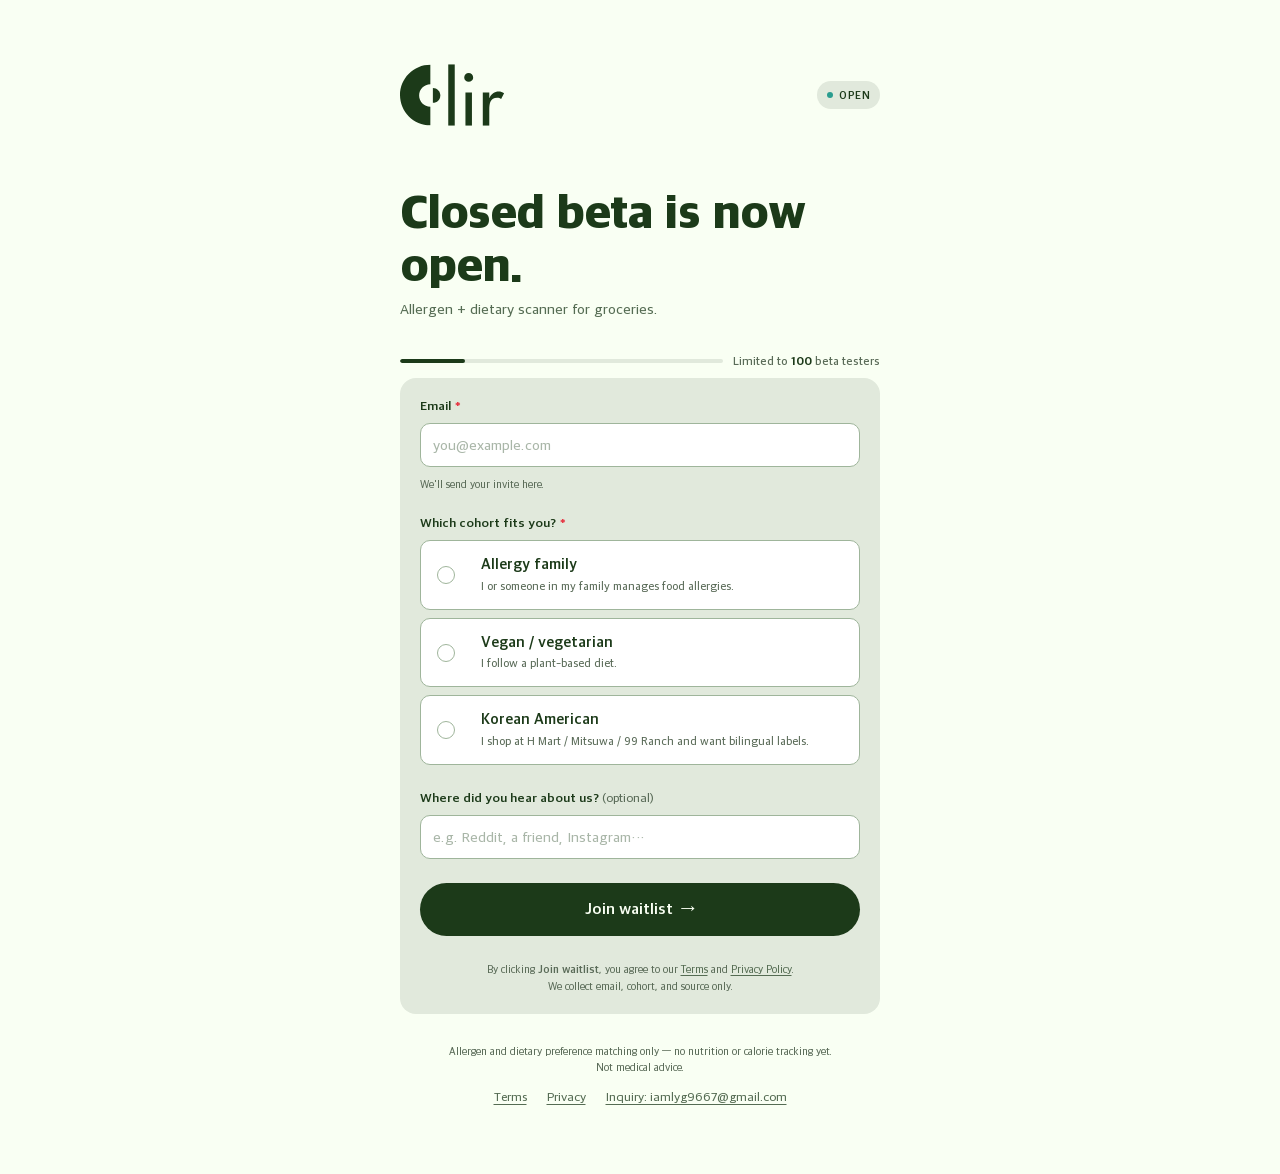
<file: index.html>
<!DOCTYPE html>
<html lang="en">
<head>
  <meta charset="UTF-8">
  <meta name="viewport" content="width=device-width, initial-scale=1">
  <title>CLIR — Closed Beta Waitlist</title>
  <meta name="description" content="Join the CLIR closed beta. Instant allergen + dietary preference scanner for groceries — built for families.">
  <meta name="robots" content="noindex, nofollow">
  <link rel="canonical" href="https://waitlist-landing-nu.vercel.app/">

  <meta property="og:type" content="website">
  <meta property="og:title" content="CLIR — Closed Beta Waitlist">
  <meta property="og:description" content="Allergen + dietary preference scanner for groceries.">
  <meta property="og:image" content="https://waitlist-landing-nu.vercel.app/og-image.png">
  <meta property="og:url" content="https://waitlist-landing-nu.vercel.app/">

  <meta name="twitter:card" content="summary_large_image">
  <meta name="twitter:title" content="CLIR — Closed Beta Waitlist">
  <meta name="twitter:description" content="Allergen + dietary preference scanner for groceries.">
  <meta name="twitter:image" content="https://waitlist-landing-nu.vercel.app/og-image.png">

  <link rel="icon" href="/favicon.png">
  <link rel="stylesheet" href="/styles.css">
</head>
<body>
  <main class="page">
    <div class="container">

      <!-- ── Logo ── -->
      <header class="header">
        <a href="/" aria-label="CLIR home" class="logo-link">
          <svg class="logo-svg" viewBox="0 0 29 17" fill="none" xmlns="http://www.w3.org/2000/svg" aria-hidden="true" focusable="false">
            <g clip-path="url(#clip0_logo_h)">
              <path d="M0 8.50125C0 13.1191 3.75857 16.8734 8.38169 16.8734V11.7163C6.67288 11.7163 5.28473 10.3298 5.28473 8.62288C5.28473 6.91601 6.67288 5.52942 8.38169 5.52942V0.125C3.75857 0.125 0 3.88337 0 8.50125Z" fill="#1C3A19"/>
              <path d="M9.08789 6.57925V6.84278V10.3984V10.662C10.2163 10.662 11.1336 9.74568 11.1336 8.61858C11.1336 7.49147 10.2163 6.5752 9.08789 6.5752V6.57925Z" fill="#1C3A19"/>
              <path d="M15.1202 0V16.9998H13.3262V0H15.1202Z" fill="#1C3A19"/>
              <path d="M18.0925 2.77295C18.332 2.52969 18.6243 2.41211 18.9693 2.41211C19.3143 2.41211 19.6065 2.53374 19.846 2.77295C20.0855 3.01621 20.2032 3.30406 20.2032 3.64463C20.2032 3.98519 20.0855 4.25278 19.846 4.48793C19.6065 4.72308 19.3143 4.84065 18.9693 4.84065C18.6243 4.84065 18.332 4.72308 18.0925 4.48793C17.8531 4.25278 17.7354 3.97303 17.7354 3.64463C17.7354 3.31623 17.8531 3.01621 18.0925 2.77295ZM19.8704 7.83275V16.9996H18.0763V7.83275H19.8704Z" fill="#1C3A19"/>
              <path d="M24.6593 7.83331V9.32125H24.7202C24.9475 8.77392 25.2803 8.3401 25.7268 8.02792C26.1733 7.71574 26.6888 7.55762 27.2732 7.55762C27.7806 7.55762 28.2717 7.70763 28.7507 8.00765L27.9308 9.61316C27.6385 9.36585 27.2732 9.24017 26.8349 9.24017C26.3681 9.24017 25.9825 9.33341 25.6781 9.52397C25.3737 9.71452 25.1504 9.98211 25.0084 10.3267C24.8703 10.6713 24.777 11.0119 24.7283 11.3444C24.6796 11.6768 24.6593 12.0579 24.6593 12.4917V16.9961H22.8652V7.82926H24.6593V7.83331Z" fill="#1C3A19"/>
            </g>
            <defs>
              <clipPath id="clip0_logo_h">
                <rect width="28.79" height="16.9998" fill="white"/>
              </clipPath>
            </defs>
          </svg>
        </a>
        <span class="beta-badge" aria-hidden="true">open</span>
      </header>

      <!-- ── Form section ── -->
      <section id="form-section">
        <h1 class="headline" id="form-title">Closed beta is now open.</h1>
        <p class="subhead">Allergen + dietary scanner for groceries.</p>

        <div class="spots" aria-hidden="true">
          <span class="spots-bar"><span class="spots-fill"></span></span>
          <span class="spots-num">Limited to <strong>100</strong> beta testers</span>
        </div>

        <div id="f-form-err" class="form-banner-error" role="alert" hidden>
          <svg width="18" height="18" viewBox="0 0 20 20" fill="none" aria-hidden="true" style="flex-shrink:0;margin-top:1px">
            <circle cx="10" cy="10" r="9" stroke="#E63946" stroke-width="1.5"/>
            <path d="M10 5.5v5M10 13.2v.8" stroke="#E63946" stroke-width="1.8" stroke-linecap="round"/>
          </svg>
          <span id="f-form-err-text"></span>
        </div>

        <form id="waitlist-form" class="form-card" novalidate aria-labelledby="form-title">

          <!-- Email -->
          <div class="field-group">
            <label class="field-label" for="f-email">
              Email <span class="req" aria-hidden="true">*</span>
            </label>
            <input
              id="f-email"
              name="email"
              type="email"
              class="input"
              required
              aria-required="true"
              aria-invalid="false"
              aria-describedby="f-email-hint f-email-err"
              autocomplete="email"
              maxlength="254"
              placeholder="you@example.com"
            >
            <p id="f-email-hint" class="field-hint">We'll send your invite here.</p>
            <p id="f-email-err" class="field-error" role="alert" hidden></p>
          </div>

          <!-- Cohort -->
          <div class="field-group">
            <fieldset class="cohort-fieldset">
              <legend class="field-label">
                Which cohort fits you? <span class="req" aria-hidden="true">*</span>
              </legend>
              <div class="radio-group">

                <label class="radio-card" data-selected="false">
                  <input type="checkbox" name="cohort" value="us-allergy">
                  <div class="radio-content">
                    <span class="radio-title">Allergy family</span>
                    <span class="radio-desc">I or someone in my family manages food allergies.</span>
                  </div>
                </label>

                <label class="radio-card" data-selected="false">
                  <input type="checkbox" name="cohort" value="us-veg">
                  <div class="radio-content">
                    <span class="radio-title">Vegan / vegetarian</span>
                    <span class="radio-desc">I follow a plant-based diet.</span>
                  </div>
                </label>

                <label class="radio-card" data-selected="false">
                  <input type="checkbox" name="cohort" value="us-ka">
                  <div class="radio-content">
                    <span class="radio-title">Korean American</span>
                    <span class="radio-desc">I shop at H Mart / Mitsuwa / 99 Ranch and want bilingual labels.</span>
                  </div>
                </label>

              </div>
              <p id="f-cohort-err" class="field-error" role="alert" hidden></p>
            </fieldset>
          </div>

          <!-- Source (optional) -->
          <div class="field-group">
            <label class="field-label" for="f-source">
              Where did you hear about us?
              <span class="optional">(optional)</span>
            </label>
            <input
              id="f-source"
              name="source"
              type="text"
              class="input"
              autocomplete="off"
              maxlength="64"
              placeholder="e.g. Reddit, a friend, Instagram…"
            >
            <p id="f-source-err" class="field-error" role="alert" hidden></p>
          </div>

          <button type="submit" id="submit-btn" class="btn-primary">
            <span id="submit-label">Join waitlist</span>
            <span class="btn-arrow" aria-hidden="true">→</span>
          </button>

          <p class="consent">
            By clicking <strong>Join waitlist</strong>, you agree to our
            <a href="/terms" class="consent-link">Terms</a> and
            <a href="/privacy" class="consent-link">Privacy Policy</a>.
            <br>We collect email, cohort, and source only.
          </p>

        </form>
      </section>

      <!-- ── Success section ── -->
      <section id="success-section" hidden role="status" aria-live="polite" aria-atomic="true">
        <div class="success-card">
          <div class="success-icon" aria-hidden="true">
            <svg viewBox="0 0 48 48" fill="none" xmlns="http://www.w3.org/2000/svg">
              <circle cx="24" cy="24" r="24" fill="#2A9D8F"/>
              <path d="M14 24.5L20.5 31L34 17" stroke="white" stroke-width="3" stroke-linecap="round" stroke-linejoin="round"/>
            </svg>
          </div>
          <h2 id="success-title" class="success-title">You're on the list.</h2>
          <p id="success-subtitle" class="success-subtitle">We'll send your invite to your email within a few days.</p>
          <p id="success-cohort-wrap" class="success-cohort">Cohort: <strong id="success-cohort"></strong></p>
          <button id="got-it-btn" class="btn-primary" type="button">Got it</button>
        </div>
      </section>

      <!-- ── Footer ── -->
      <footer class="footer">
        <p class="notice">
          Allergen and dietary preference matching only — no nutrition or calorie tracking yet. 
          <br>Not medical advice.
        </p>
        <div class="footer-bottom">
          <a href="/terms" class="footer-link">Terms</a>
          <a href="/privacy" class="footer-link">Privacy</a>
          <a class="footer-link">Inquiry: iamlyg9667@gmail.com</a>
        </div>
      </footer>

    </div>
  </main>

  <script src="/app.js" type="module"></script>
</body>
</html>
</file>
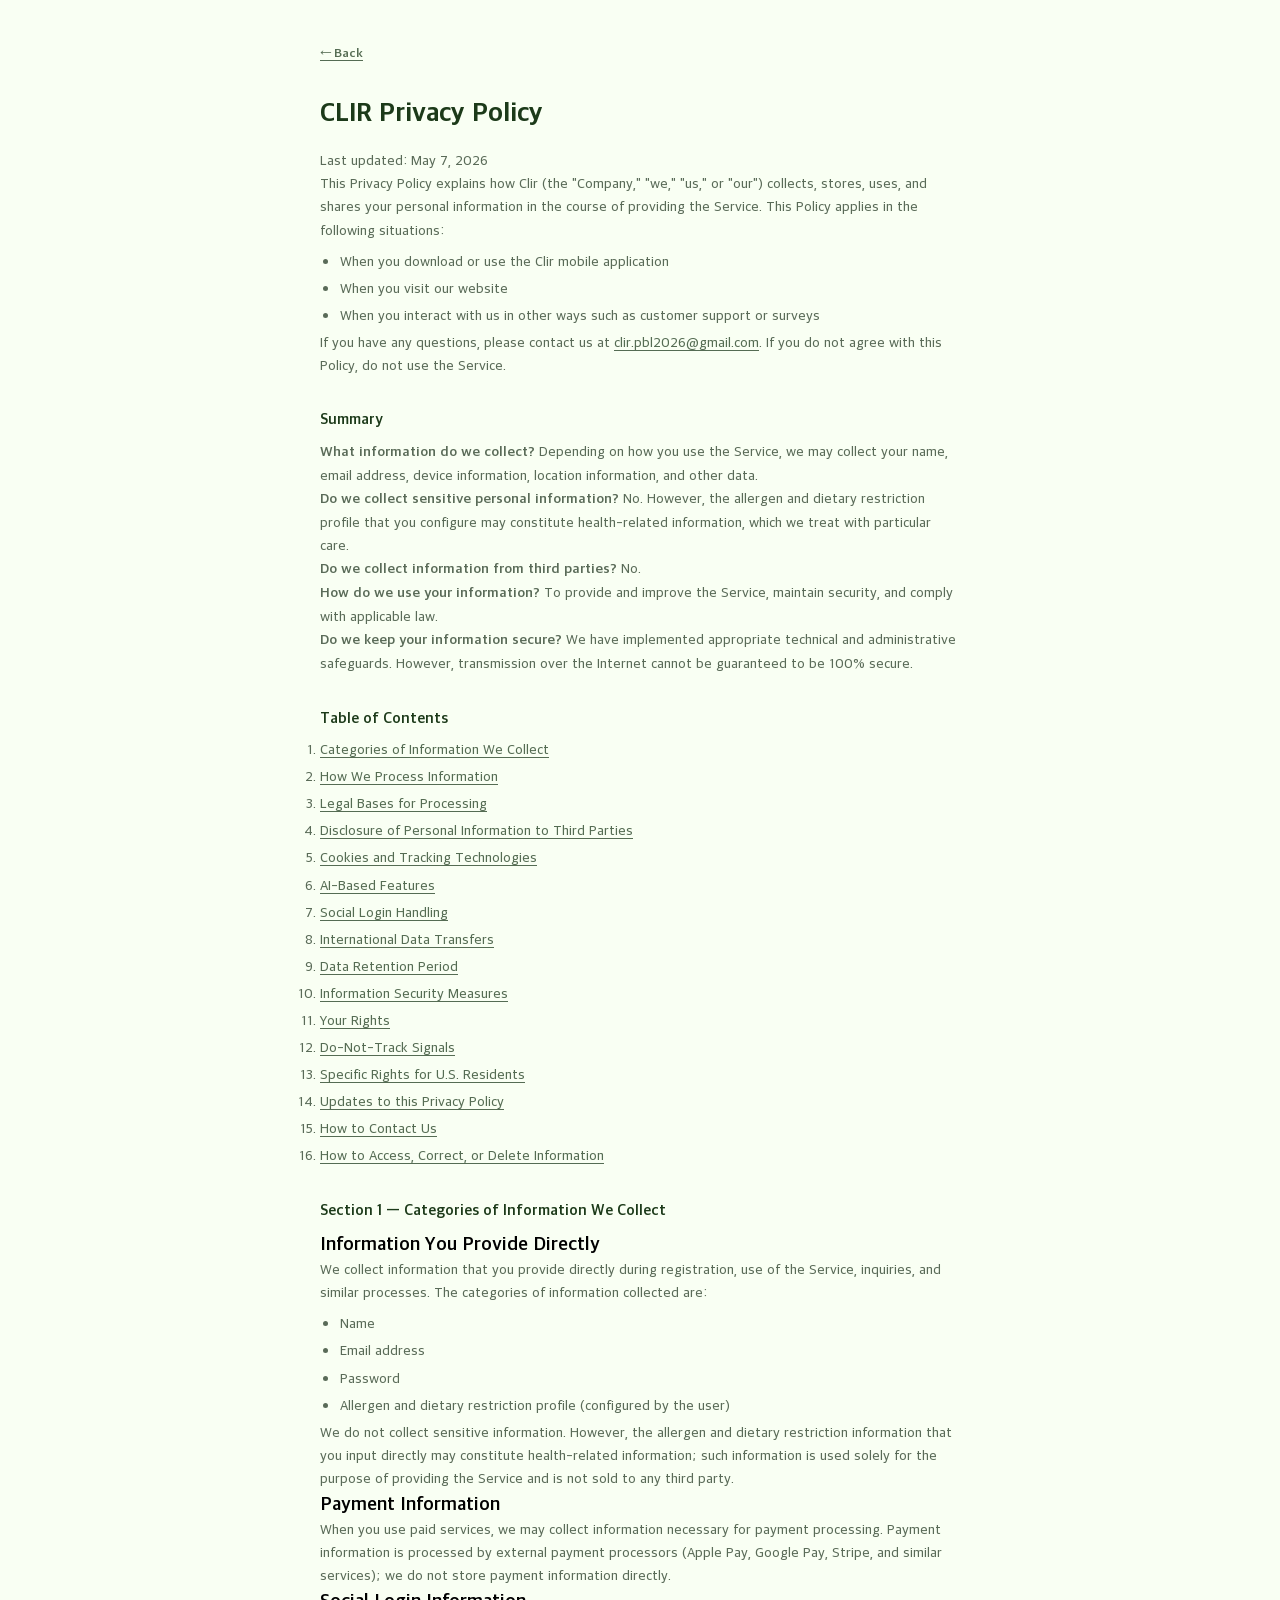
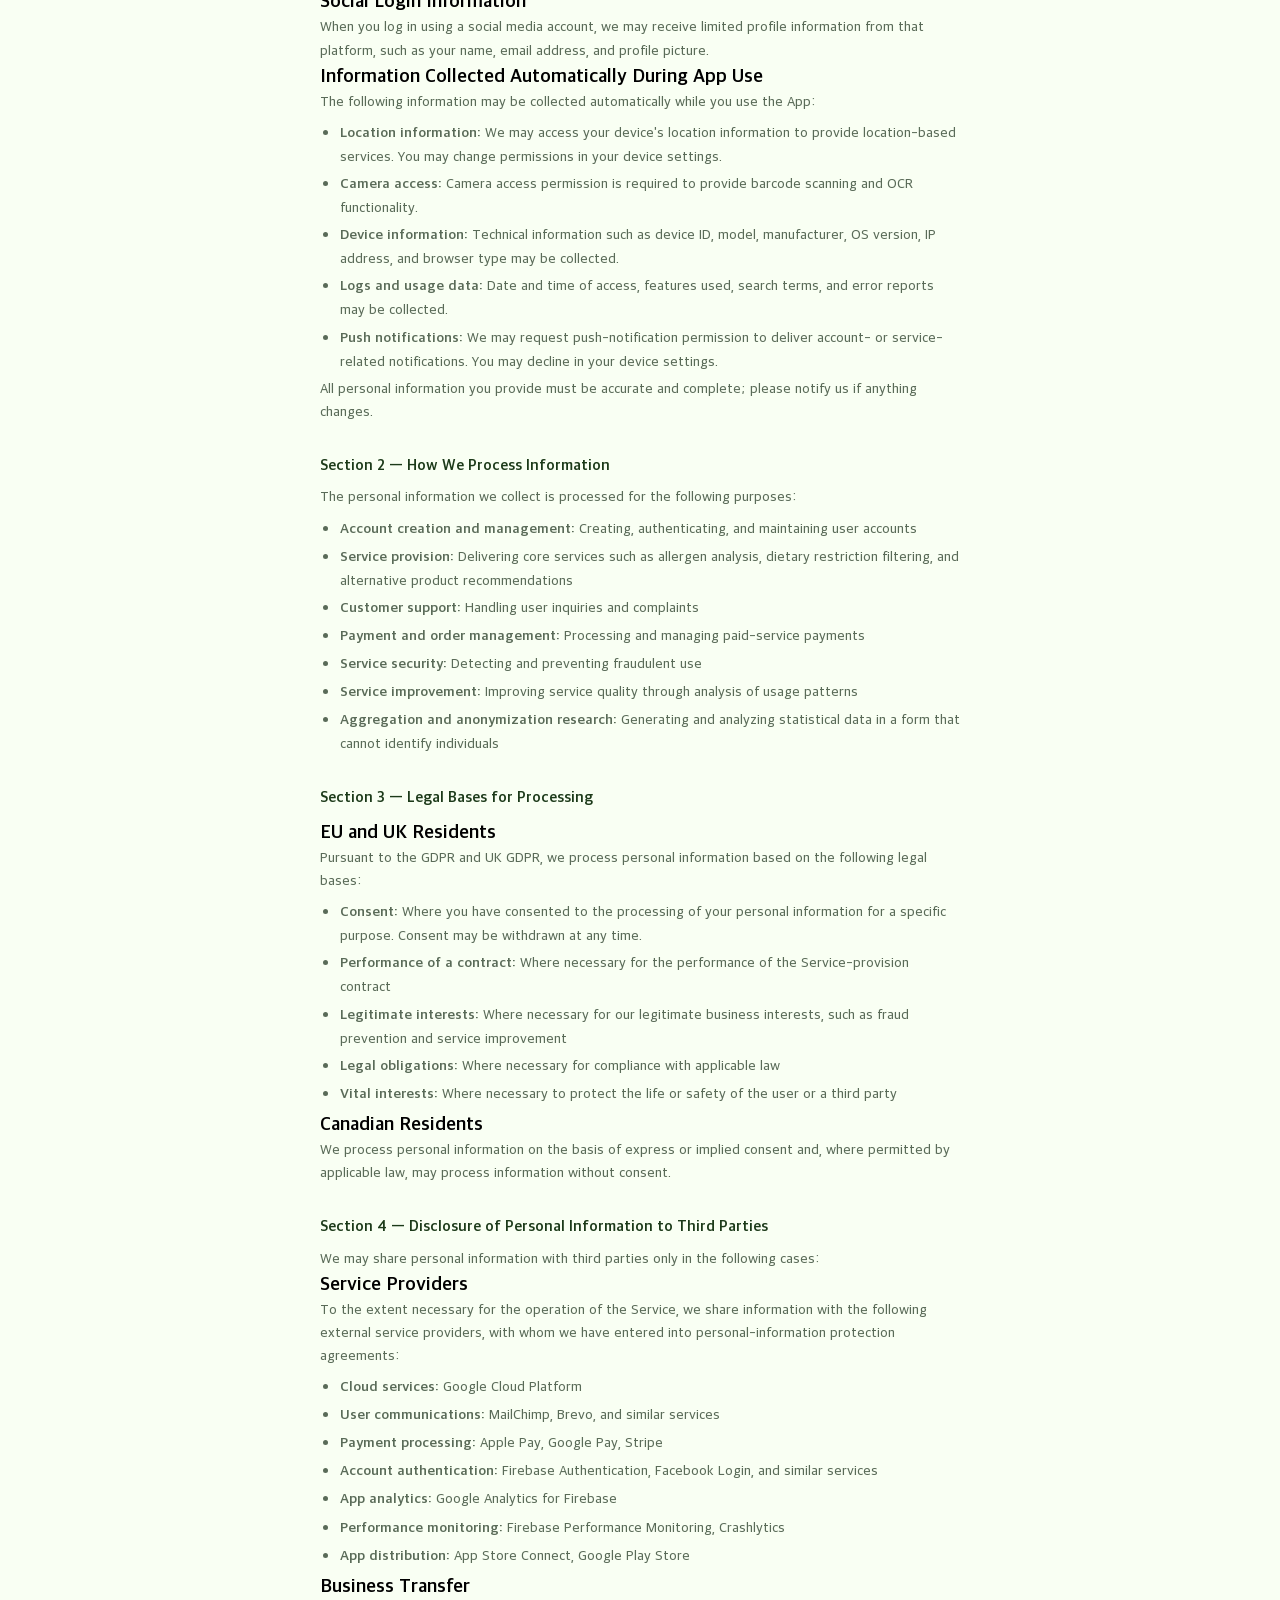
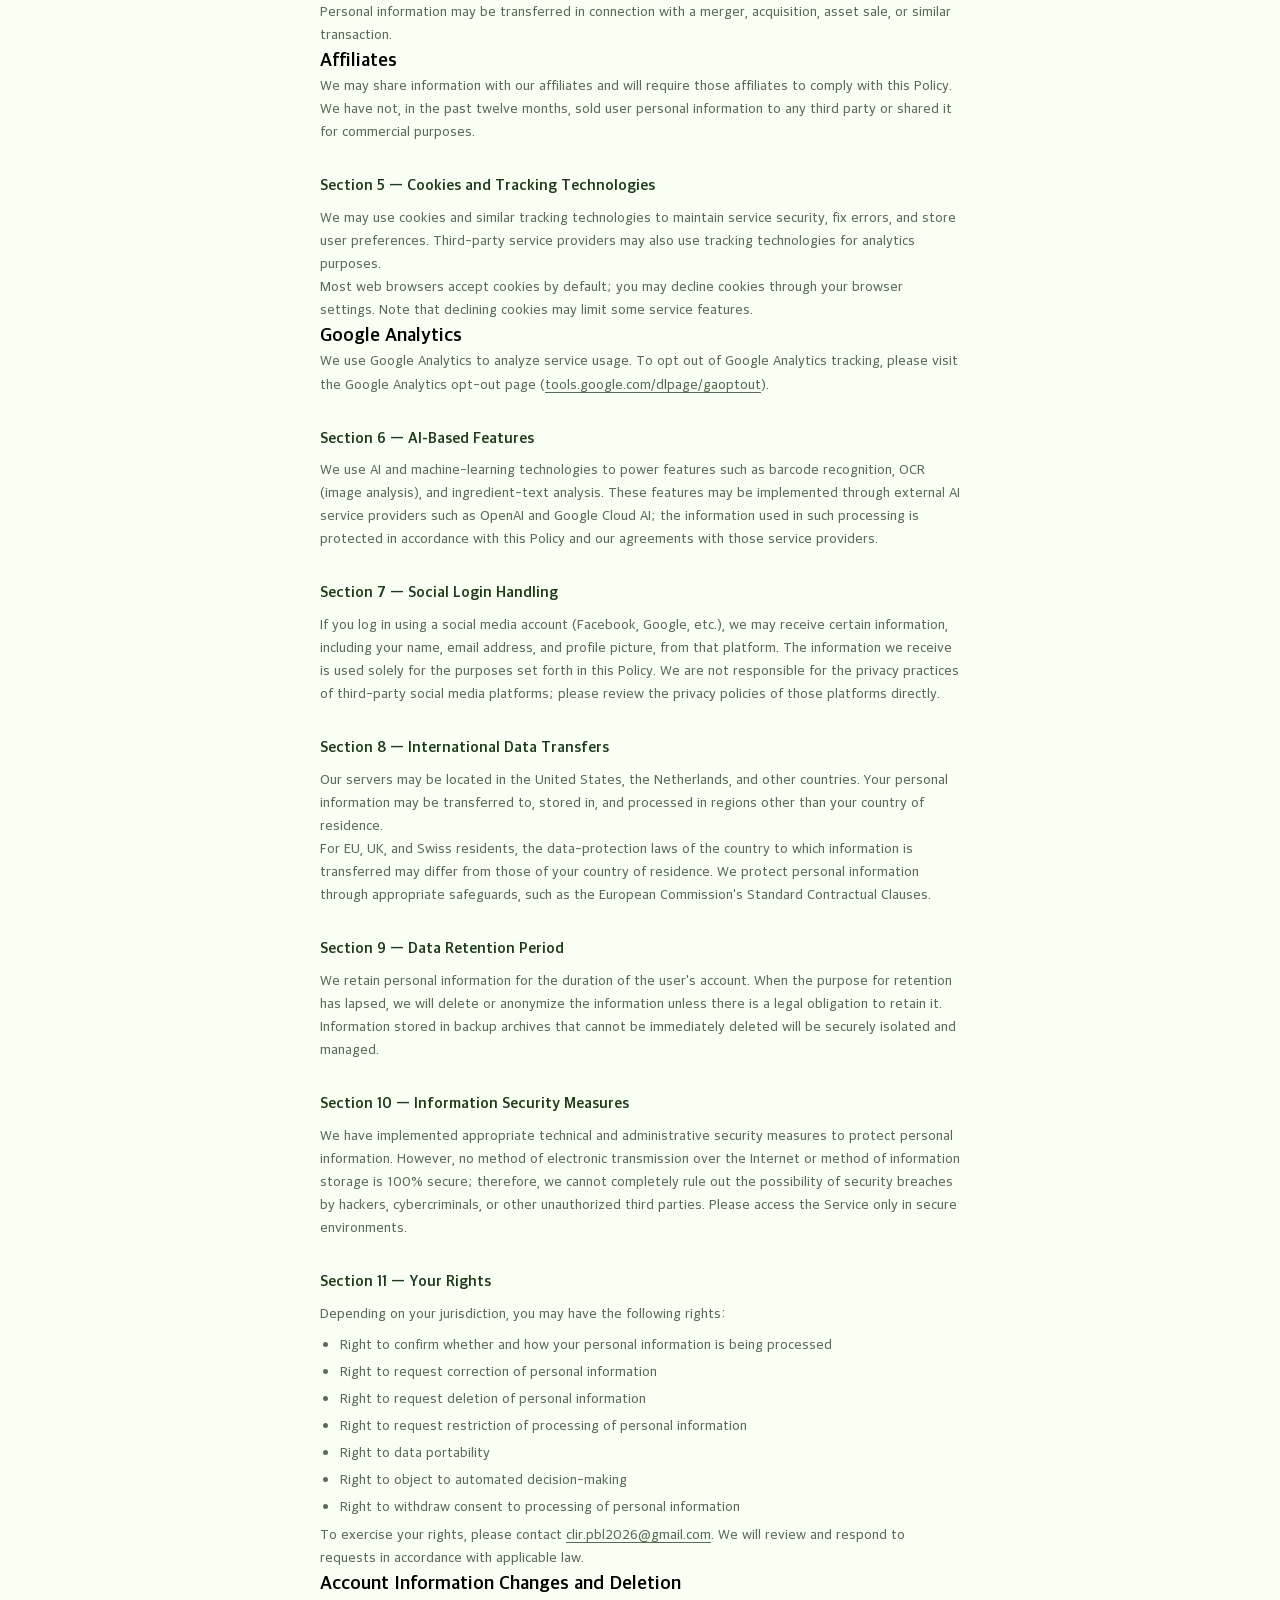
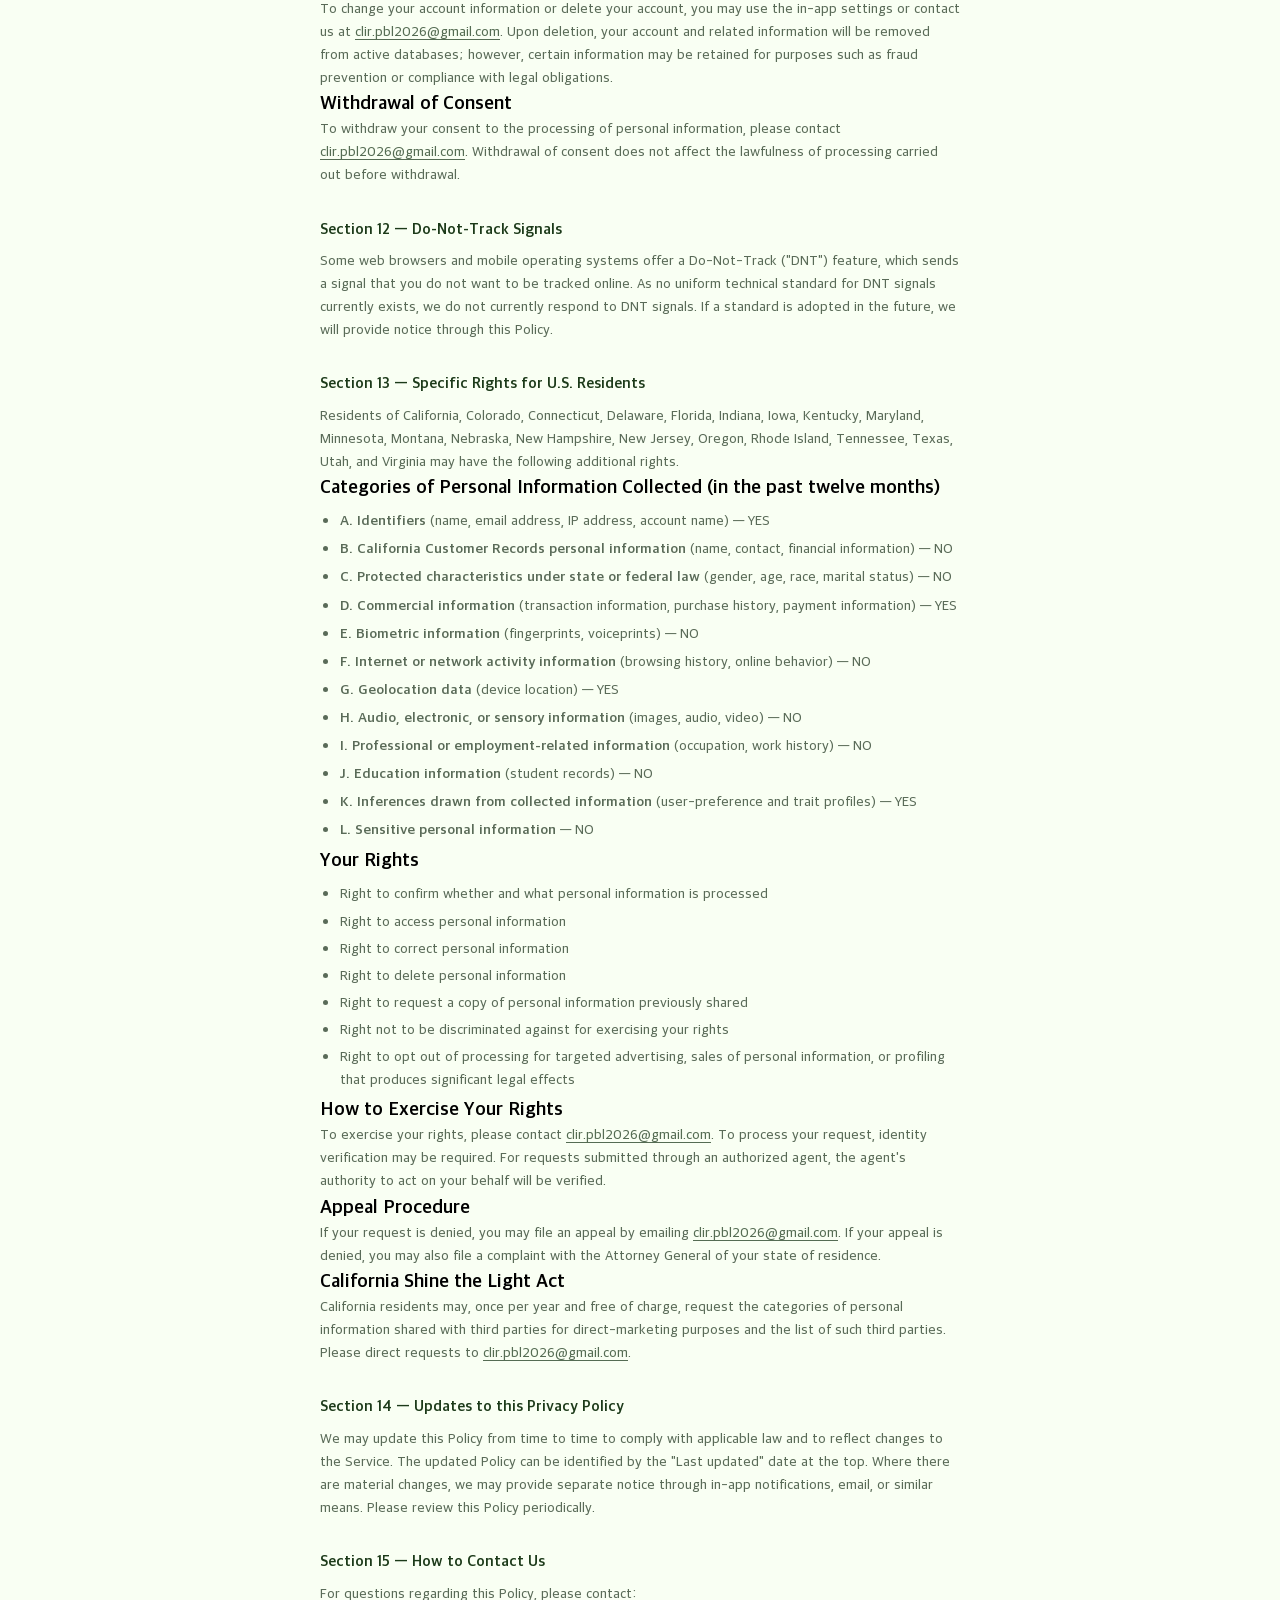
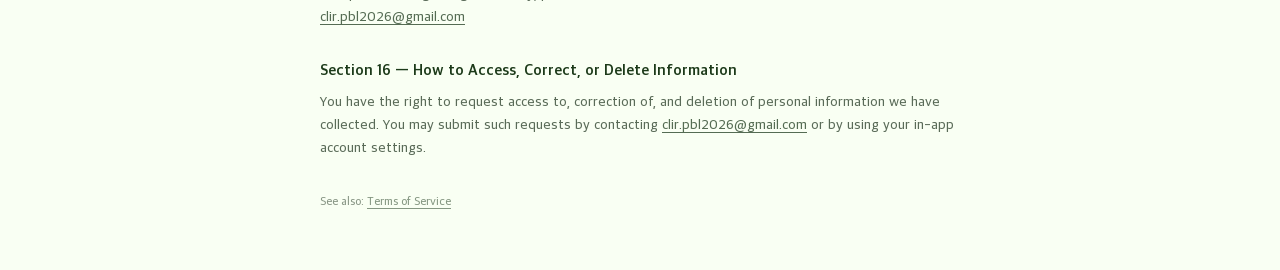
<file: privacy.html>
<!DOCTYPE html>
<html lang="en">
<head>
  <meta charset="UTF-8">
  <meta name="viewport" content="width=device-width, initial-scale=1">
  <title>Privacy Policy — CLIR</title>
  <meta name="robots" content="noindex, nofollow">
  <link rel="canonical" href="https://waitlist-landing-nu.vercel.app/privacy">
  <link rel="icon" href="/favicon.png">
  <link rel="stylesheet" href="/styles.css">
</head>
<body>
  <div class="prose-page">

    <a href="/" class="prose-back" aria-label="Back to waitlist">
      ← Back
    </a>

    <h1>CLIR Privacy Policy</h1>
    <p>Last updated: May 7, 2026</p>

    <p>This Privacy Policy explains how Clir (the "Company," "we," "us," or "our") collects, stores, uses, and shares your personal information in the course of providing the Service. This Policy applies in the following situations:</p>
    <ul>
      <li>When you download or use the Clir mobile application</li>
      <li>When you visit our website</li>
      <li>When you interact with us in other ways such as customer support or surveys</li>
    </ul>
    <p>If you have any questions, please contact us at <a href="mailto:clir.pbl2026@gmail.com">clir.pbl2026@gmail.com</a>. If you do not agree with this Policy, do not use the Service.</p>

    <h2>Summary</h2>
    <p><strong>What information do we collect?</strong> Depending on how you use the Service, we may collect your name, email address, device information, location information, and other data.</p>
    <p><strong>Do we collect sensitive personal information?</strong> No. However, the allergen and dietary restriction profile that you configure may constitute health-related information, which we treat with particular care.</p>
    <p><strong>Do we collect information from third parties?</strong> No.</p>
    <p><strong>How do we use your information?</strong> To provide and improve the Service, maintain security, and comply with applicable law.</p>
    <p><strong>Do we keep your information secure?</strong> We have implemented appropriate technical and administrative safeguards. However, transmission over the Internet cannot be guaranteed to be 100% secure.</p>

    <h2>Table of Contents</h2>
    <ol>
      <li><a href="#section-1">Categories of Information We Collect</a></li>
      <li><a href="#section-2">How We Process Information</a></li>
      <li><a href="#section-3">Legal Bases for Processing</a></li>
      <li><a href="#section-4">Disclosure of Personal Information to Third Parties</a></li>
      <li><a href="#section-5">Cookies and Tracking Technologies</a></li>
      <li><a href="#section-6">AI-Based Features</a></li>
      <li><a href="#section-7">Social Login Handling</a></li>
      <li><a href="#section-8">International Data Transfers</a></li>
      <li><a href="#section-9">Data Retention Period</a></li>
      <li><a href="#section-10">Information Security Measures</a></li>
      <li><a href="#section-11">Your Rights</a></li>
      <li><a href="#section-12">Do-Not-Track Signals</a></li>
      <li><a href="#section-13">Specific Rights for U.S. Residents</a></li>
      <li><a href="#section-14">Updates to this Privacy Policy</a></li>
      <li><a href="#section-15">How to Contact Us</a></li>
      <li><a href="#section-16">How to Access, Correct, or Delete Information</a></li>
    </ol>

    <h2 id="section-1">Section 1 — Categories of Information We Collect</h2>

    <h3>Information You Provide Directly</h3>
    <p>We collect information that you provide directly during registration, use of the Service, inquiries, and similar processes. The categories of information collected are:</p>
    <ul>
      <li>Name</li>
      <li>Email address</li>
      <li>Password</li>
      <li>Allergen and dietary restriction profile (configured by the user)</li>
    </ul>
    <p>We do not collect sensitive information. However, the allergen and dietary restriction information that you input directly may constitute health-related information; such information is used solely for the purpose of providing the Service and is not sold to any third party.</p>

    <h3>Payment Information</h3>
    <p>When you use paid services, we may collect information necessary for payment processing. Payment information is processed by external payment processors (Apple Pay, Google Pay, Stripe, and similar services); we do not store payment information directly.</p>

    <h3>Social Login Information</h3>
    <p>When you log in using a social media account, we may receive limited profile information from that platform, such as your name, email address, and profile picture.</p>

    <h3>Information Collected Automatically During App Use</h3>
    <p>The following information may be collected automatically while you use the App:</p>
    <ul>
      <li><strong>Location information:</strong> We may access your device's location information to provide location-based services. You may change permissions in your device settings.</li>
      <li><strong>Camera access:</strong> Camera access permission is required to provide barcode scanning and OCR functionality.</li>
      <li><strong>Device information:</strong> Technical information such as device ID, model, manufacturer, OS version, IP address, and browser type may be collected.</li>
      <li><strong>Logs and usage data:</strong> Date and time of access, features used, search terms, and error reports may be collected.</li>
      <li><strong>Push notifications:</strong> We may request push-notification permission to deliver account- or service-related notifications. You may decline in your device settings.</li>
    </ul>
    <p>All personal information you provide must be accurate and complete; please notify us if anything changes.</p>

    <h2 id="section-2">Section 2 — How We Process Information</h2>
    <p>The personal information we collect is processed for the following purposes:</p>
    <ul>
      <li><strong>Account creation and management:</strong> Creating, authenticating, and maintaining user accounts</li>
      <li><strong>Service provision:</strong> Delivering core services such as allergen analysis, dietary restriction filtering, and alternative product recommendations</li>
      <li><strong>Customer support:</strong> Handling user inquiries and complaints</li>
      <li><strong>Payment and order management:</strong> Processing and managing paid-service payments</li>
      <li><strong>Service security:</strong> Detecting and preventing fraudulent use</li>
      <li><strong>Service improvement:</strong> Improving service quality through analysis of usage patterns</li>
      <li><strong>Aggregation and anonymization research:</strong> Generating and analyzing statistical data in a form that cannot identify individuals</li>
    </ul>

    <h2 id="section-3">Section 3 — Legal Bases for Processing</h2>

    <h3>EU and UK Residents</h3>
    <p>Pursuant to the GDPR and UK GDPR, we process personal information based on the following legal bases:</p>
    <ul>
      <li><strong>Consent:</strong> Where you have consented to the processing of your personal information for a specific purpose. Consent may be withdrawn at any time.</li>
      <li><strong>Performance of a contract:</strong> Where necessary for the performance of the Service-provision contract</li>
      <li><strong>Legitimate interests:</strong> Where necessary for our legitimate business interests, such as fraud prevention and service improvement</li>
      <li><strong>Legal obligations:</strong> Where necessary for compliance with applicable law</li>
      <li><strong>Vital interests:</strong> Where necessary to protect the life or safety of the user or a third party</li>
    </ul>

    <h3>Canadian Residents</h3>
    <p>We process personal information on the basis of express or implied consent and, where permitted by applicable law, may process information without consent.</p>

    <h2 id="section-4">Section 4 — Disclosure of Personal Information to Third Parties</h2>
    <p>We may share personal information with third parties only in the following cases:</p>

    <h3>Service Providers</h3>
    <p>To the extent necessary for the operation of the Service, we share information with the following external service providers, with whom we have entered into personal-information protection agreements:</p>
    <ul>
      <li><strong>Cloud services:</strong> Google Cloud Platform</li>
      <li><strong>User communications:</strong> MailChimp, Brevo, and similar services</li>
      <li><strong>Payment processing:</strong> Apple Pay, Google Pay, Stripe</li>
      <li><strong>Account authentication:</strong> Firebase Authentication, Facebook Login, and similar services</li>
      <li><strong>App analytics:</strong> Google Analytics for Firebase</li>
      <li><strong>Performance monitoring:</strong> Firebase Performance Monitoring, Crashlytics</li>
      <li><strong>App distribution:</strong> App Store Connect, Google Play Store</li>
    </ul>

    <h3>Business Transfer</h3>
    <p>Personal information may be transferred in connection with a merger, acquisition, asset sale, or similar transaction.</p>

    <h3>Affiliates</h3>
    <p>We may share information with our affiliates and will require those affiliates to comply with this Policy.</p>

    <p>We have not, in the past twelve months, sold user personal information to any third party or shared it for commercial purposes.</p>

    <h2 id="section-5">Section 5 — Cookies and Tracking Technologies</h2>
    <p>We may use cookies and similar tracking technologies to maintain service security, fix errors, and store user preferences. Third-party service providers may also use tracking technologies for analytics purposes.</p>
    <p>Most web browsers accept cookies by default; you may decline cookies through your browser settings. Note that declining cookies may limit some service features.</p>

    <h3>Google Analytics</h3>
    <p>We use Google Analytics to analyze service usage. To opt out of Google Analytics tracking, please visit the Google Analytics opt-out page (<a href="https://tools.google.com/dlpage/gaoptout" target="_blank" rel="noopener">tools.google.com/dlpage/gaoptout</a>).</p>

    <h2 id="section-6">Section 6 — AI-Based Features</h2>
    <p>We use AI and machine-learning technologies to power features such as barcode recognition, OCR (image analysis), and ingredient-text analysis. These features may be implemented through external AI service providers such as OpenAI and Google Cloud AI; the information used in such processing is protected in accordance with this Policy and our agreements with those service providers.</p>

    <h2 id="section-7">Section 7 — Social Login Handling</h2>
    <p>If you log in using a social media account (Facebook, Google, etc.), we may receive certain information, including your name, email address, and profile picture, from that platform. The information we receive is used solely for the purposes set forth in this Policy. We are not responsible for the privacy practices of third-party social media platforms; please review the privacy policies of those platforms directly.</p>

    <h2 id="section-8">Section 8 — International Data Transfers</h2>
    <p>Our servers may be located in the United States, the Netherlands, and other countries. Your personal information may be transferred to, stored in, and processed in regions other than your country of residence.</p>
    <p>For EU, UK, and Swiss residents, the data-protection laws of the country to which information is transferred may differ from those of your country of residence. We protect personal information through appropriate safeguards, such as the European Commission's Standard Contractual Clauses.</p>

    <h2 id="section-9">Section 9 — Data Retention Period</h2>
    <p>We retain personal information for the duration of the user's account. When the purpose for retention has lapsed, we will delete or anonymize the information unless there is a legal obligation to retain it. Information stored in backup archives that cannot be immediately deleted will be securely isolated and managed.</p>

    <h2 id="section-10">Section 10 — Information Security Measures</h2>
    <p>We have implemented appropriate technical and administrative security measures to protect personal information. However, no method of electronic transmission over the Internet or method of information storage is 100% secure; therefore, we cannot completely rule out the possibility of security breaches by hackers, cybercriminals, or other unauthorized third parties. Please access the Service only in secure environments.</p>

    <h2 id="section-11">Section 11 — Your Rights</h2>
    <p>Depending on your jurisdiction, you may have the following rights:</p>
    <ul>
      <li>Right to confirm whether and how your personal information is being processed</li>
      <li>Right to request correction of personal information</li>
      <li>Right to request deletion of personal information</li>
      <li>Right to request restriction of processing of personal information</li>
      <li>Right to data portability</li>
      <li>Right to object to automated decision-making</li>
      <li>Right to withdraw consent to processing of personal information</li>
    </ul>
    <p>To exercise your rights, please contact <a href="mailto:clir.pbl2026@gmail.com">clir.pbl2026@gmail.com</a>. We will review and respond to requests in accordance with applicable law.</p>

    <h3>Account Information Changes and Deletion</h3>
    <p>To change your account information or delete your account, you may use the in-app settings or contact us at <a href="mailto:clir.pbl2026@gmail.com">clir.pbl2026@gmail.com</a>. Upon deletion, your account and related information will be removed from active databases; however, certain information may be retained for purposes such as fraud prevention or compliance with legal obligations.</p>

    <h3>Withdrawal of Consent</h3>
    <p>To withdraw your consent to the processing of personal information, please contact <a href="mailto:clir.pbl2026@gmail.com">clir.pbl2026@gmail.com</a>. Withdrawal of consent does not affect the lawfulness of processing carried out before withdrawal.</p>

    <h2 id="section-12">Section 12 — Do-Not-Track Signals</h2>
    <p>Some web browsers and mobile operating systems offer a Do-Not-Track ("DNT") feature, which sends a signal that you do not want to be tracked online. As no uniform technical standard for DNT signals currently exists, we do not currently respond to DNT signals. If a standard is adopted in the future, we will provide notice through this Policy.</p>

    <h2 id="section-13">Section 13 — Specific Rights for U.S. Residents</h2>
    <p>Residents of California, Colorado, Connecticut, Delaware, Florida, Indiana, Iowa, Kentucky, Maryland, Minnesota, Montana, Nebraska, New Hampshire, New Jersey, Oregon, Rhode Island, Tennessee, Texas, Utah, and Virginia may have the following additional rights.</p>

    <h3>Categories of Personal Information Collected (in the past twelve months)</h3>
    <ul>
      <li><strong>A. Identifiers</strong> (name, email address, IP address, account name) — YES</li>
      <li><strong>B. California Customer Records personal information</strong> (name, contact, financial information) — NO</li>
      <li><strong>C. Protected characteristics under state or federal law</strong> (gender, age, race, marital status) — NO</li>
      <li><strong>D. Commercial information</strong> (transaction information, purchase history, payment information) — YES</li>
      <li><strong>E. Biometric information</strong> (fingerprints, voiceprints) — NO</li>
      <li><strong>F. Internet or network activity information</strong> (browsing history, online behavior) — NO</li>
      <li><strong>G. Geolocation data</strong> (device location) — YES</li>
      <li><strong>H. Audio, electronic, or sensory information</strong> (images, audio, video) — NO</li>
      <li><strong>I. Professional or employment-related information</strong> (occupation, work history) — NO</li>
      <li><strong>J. Education information</strong> (student records) — NO</li>
      <li><strong>K. Inferences drawn from collected information</strong> (user-preference and trait profiles) — YES</li>
      <li><strong>L. Sensitive personal information</strong> — NO</li>
    </ul>

    <h3>Your Rights</h3>
    <ul>
      <li>Right to confirm whether and what personal information is processed</li>
      <li>Right to access personal information</li>
      <li>Right to correct personal information</li>
      <li>Right to delete personal information</li>
      <li>Right to request a copy of personal information previously shared</li>
      <li>Right not to be discriminated against for exercising your rights</li>
      <li>Right to opt out of processing for targeted advertising, sales of personal information, or profiling that produces significant legal effects</li>
    </ul>

    <h3>How to Exercise Your Rights</h3>
    <p>To exercise your rights, please contact <a href="mailto:clir.pbl2026@gmail.com">clir.pbl2026@gmail.com</a>. To process your request, identity verification may be required. For requests submitted through an authorized agent, the agent's authority to act on your behalf will be verified.</p>

    <h3>Appeal Procedure</h3>
    <p>If your request is denied, you may file an appeal by emailing <a href="mailto:clir.pbl2026@gmail.com">clir.pbl2026@gmail.com</a>. If your appeal is denied, you may also file a complaint with the Attorney General of your state of residence.</p>

    <h3>California Shine the Light Act</h3>
    <p>California residents may, once per year and free of charge, request the categories of personal information shared with third parties for direct-marketing purposes and the list of such third parties. Please direct requests to <a href="mailto:clir.pbl2026@gmail.com">clir.pbl2026@gmail.com</a>.</p>

    <h2 id="section-14">Section 14 — Updates to this Privacy Policy</h2>
    <p>We may update this Policy from time to time to comply with applicable law and to reflect changes to the Service. The updated Policy can be identified by the "Last updated" date at the top. Where there are material changes, we may provide separate notice through in-app notifications, email, or similar means. Please review this Policy periodically.</p>

    <h2 id="section-15">Section 15 — How to Contact Us</h2>
    <p>For questions regarding this Policy, please contact:</p>
    <p><a href="mailto:clir.pbl2026@gmail.com">clir.pbl2026@gmail.com</a></p>

    <h2 id="section-16">Section 16 — How to Access, Correct, or Delete Information</h2>
    <p>You have the right to request access to, correction of, and deletion of personal information we have collected. You may submit such requests by contacting <a href="mailto:clir.pbl2026@gmail.com">clir.pbl2026@gmail.com</a> or by using your in-app account settings.</p>

    <p style="margin-top: 32px; font-size: 12px; opacity: 0.7;">
      See also: <a href="/terms">Terms of Service</a>
    </p>

  </div>
</body>
</html>
</file>
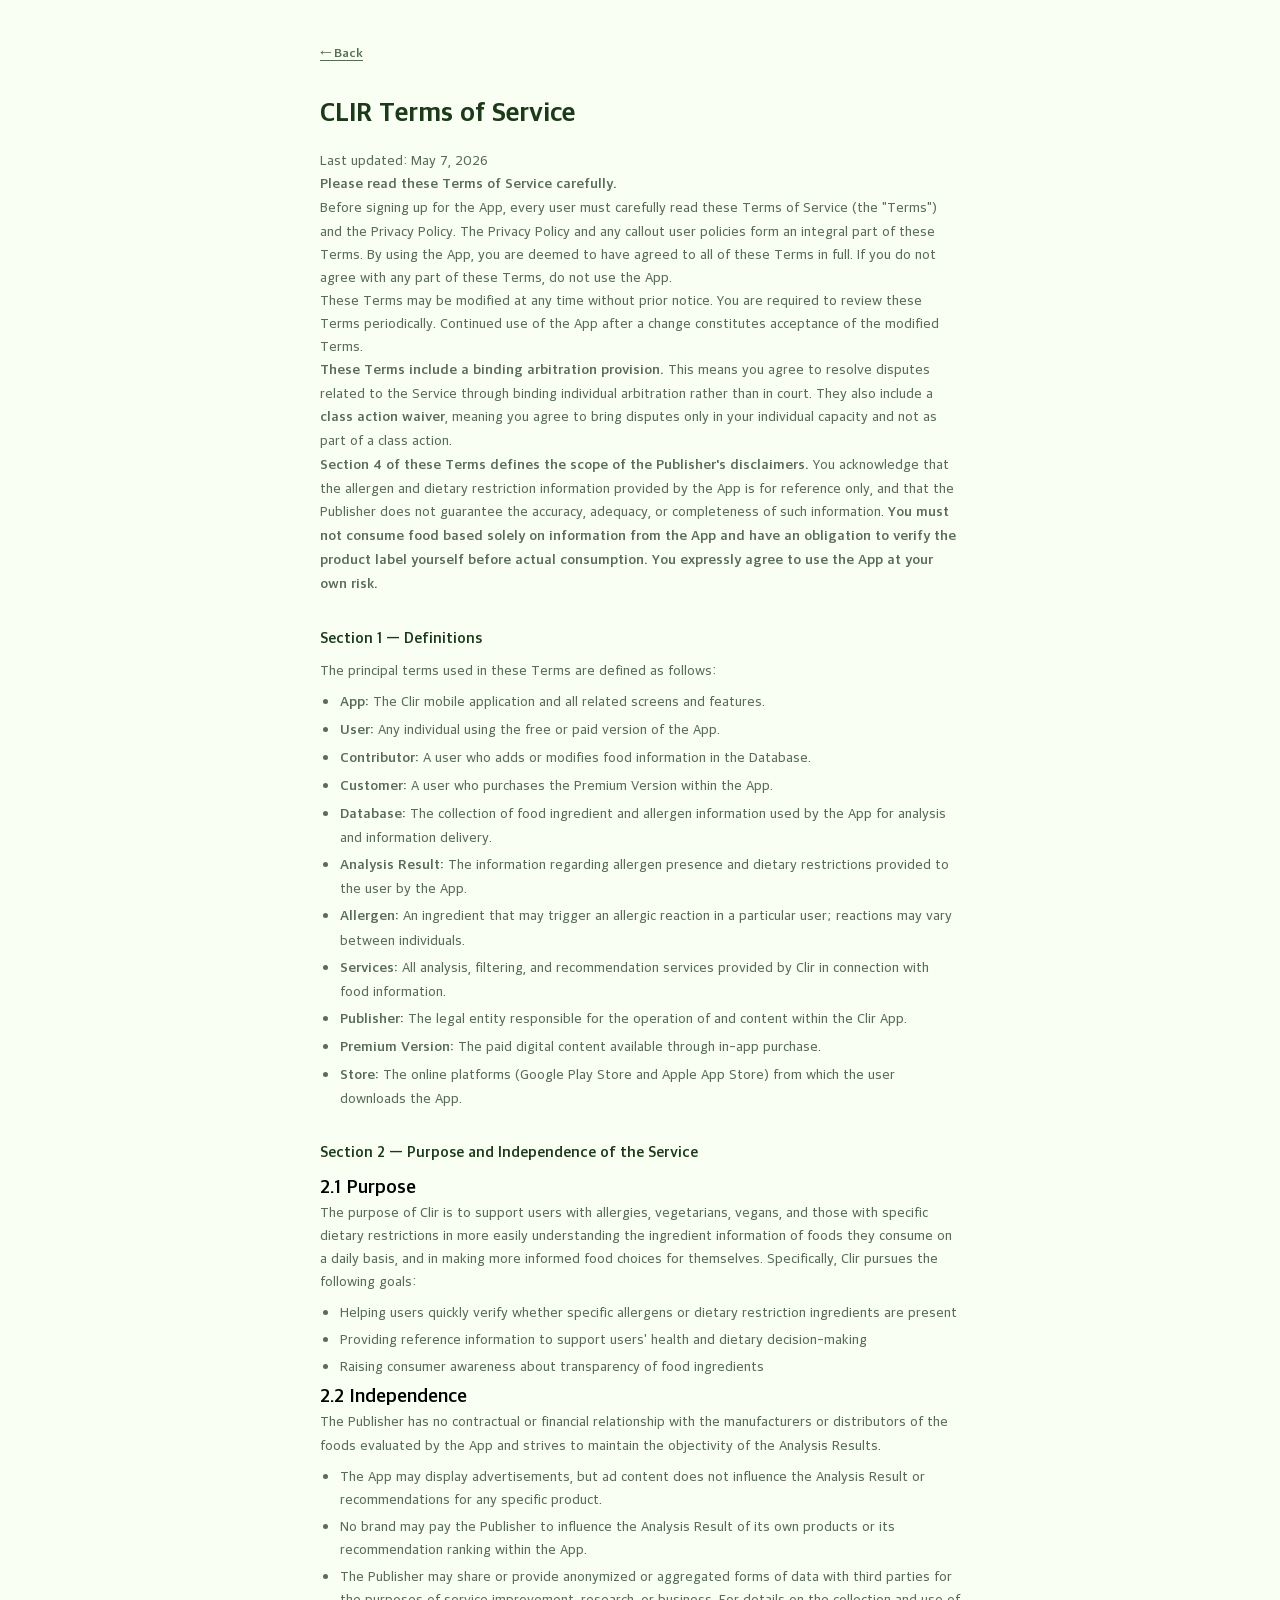
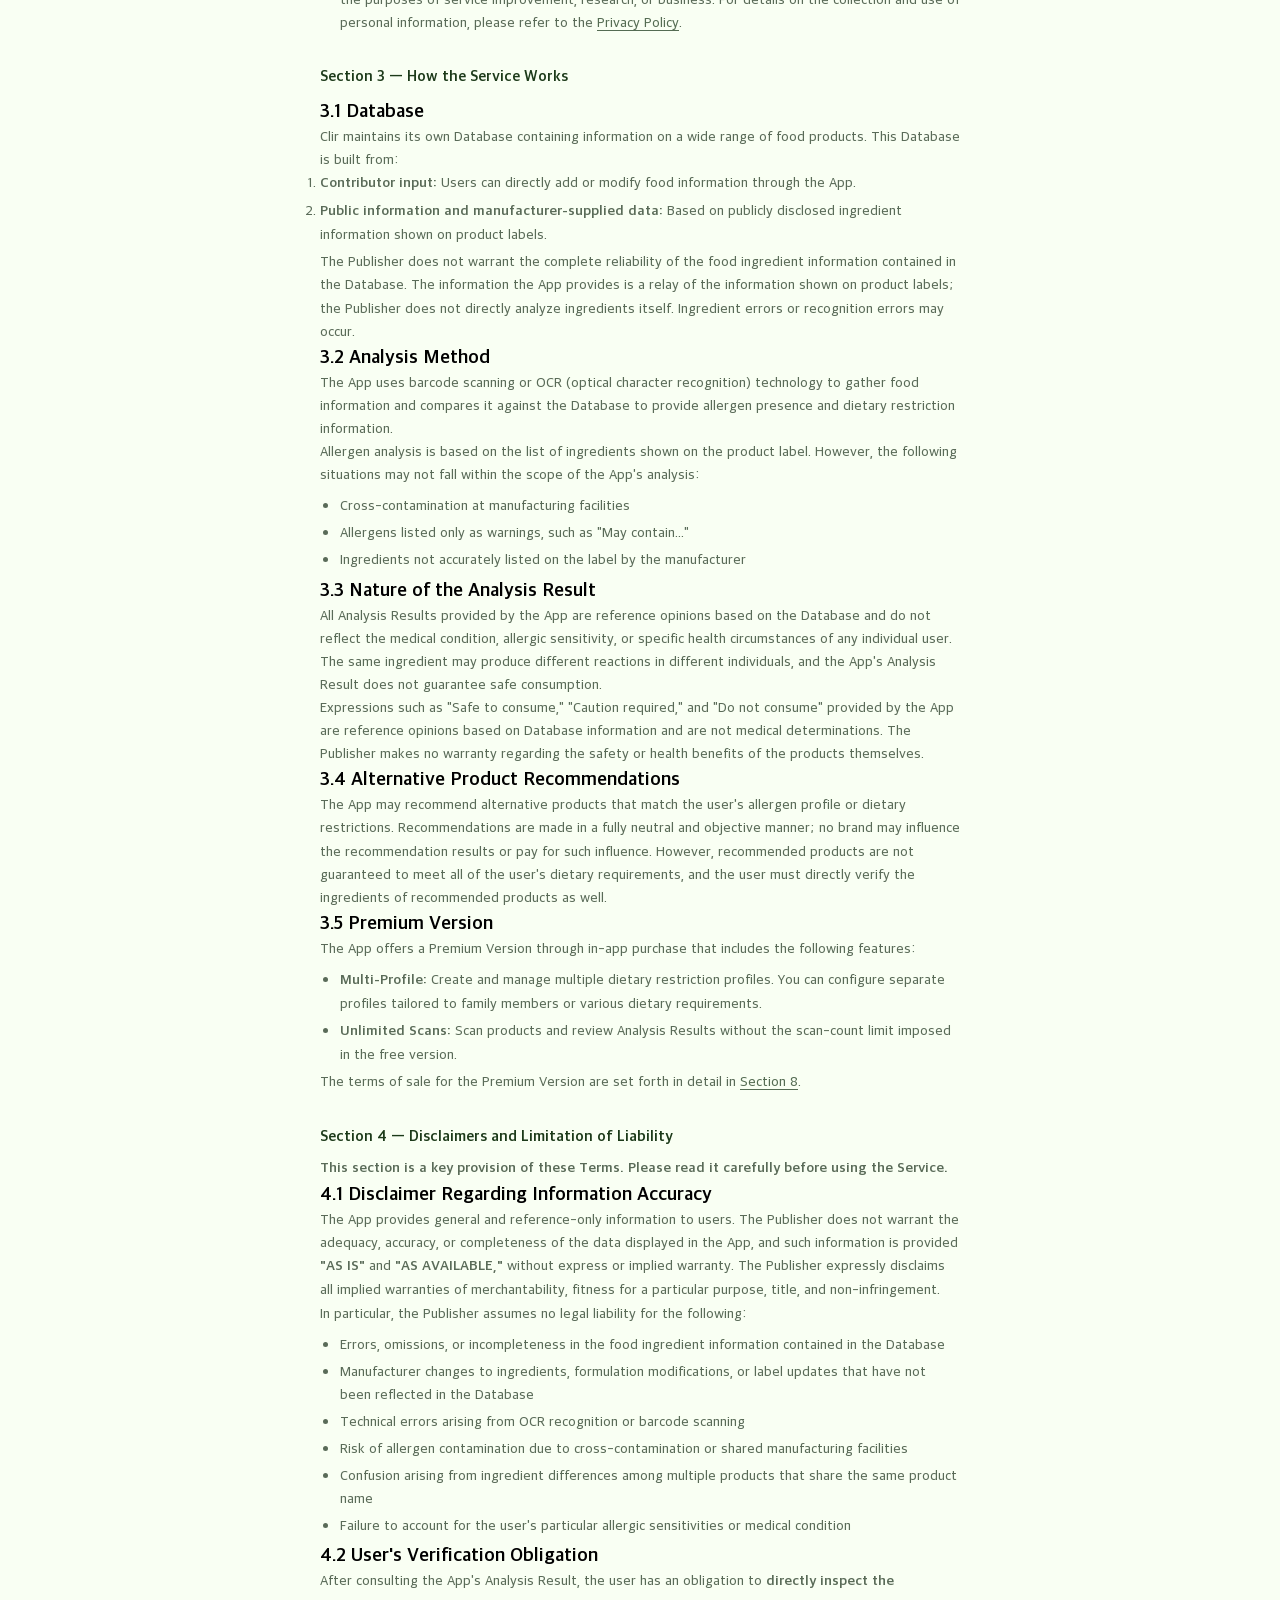
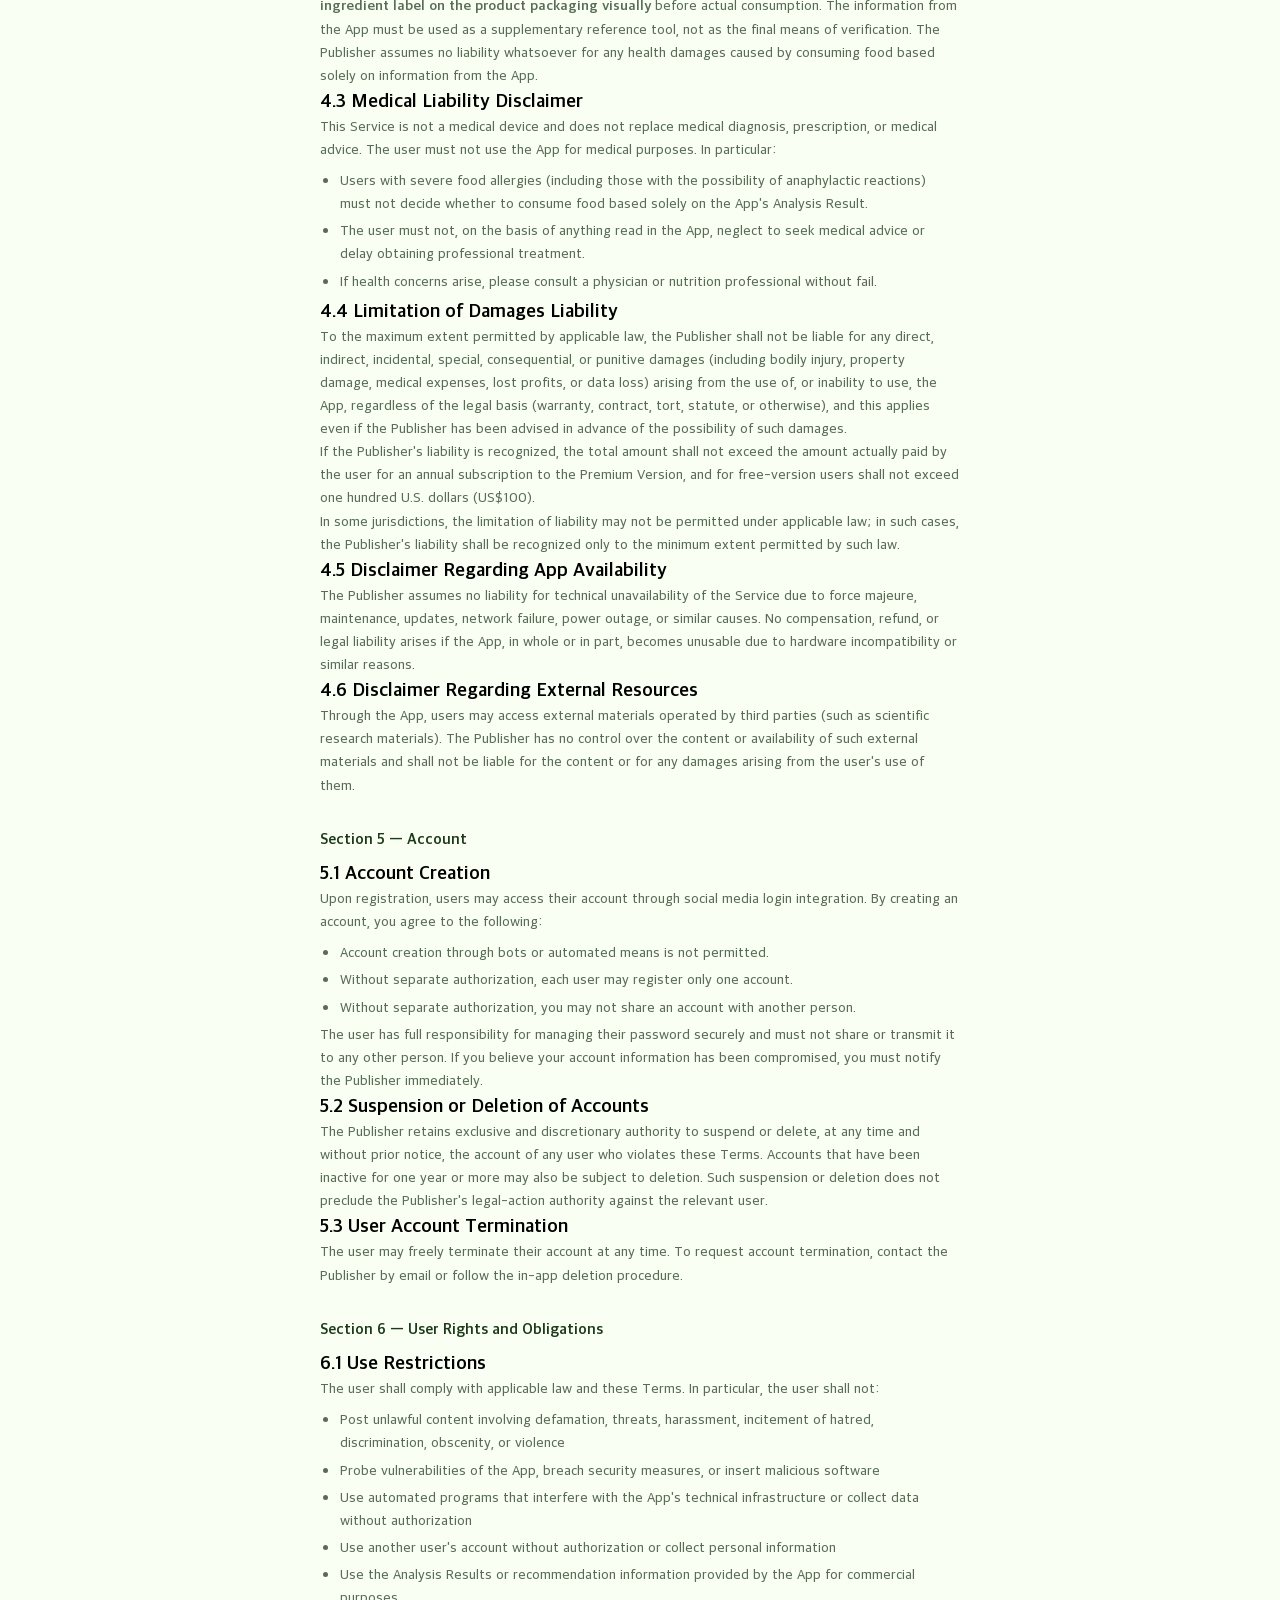
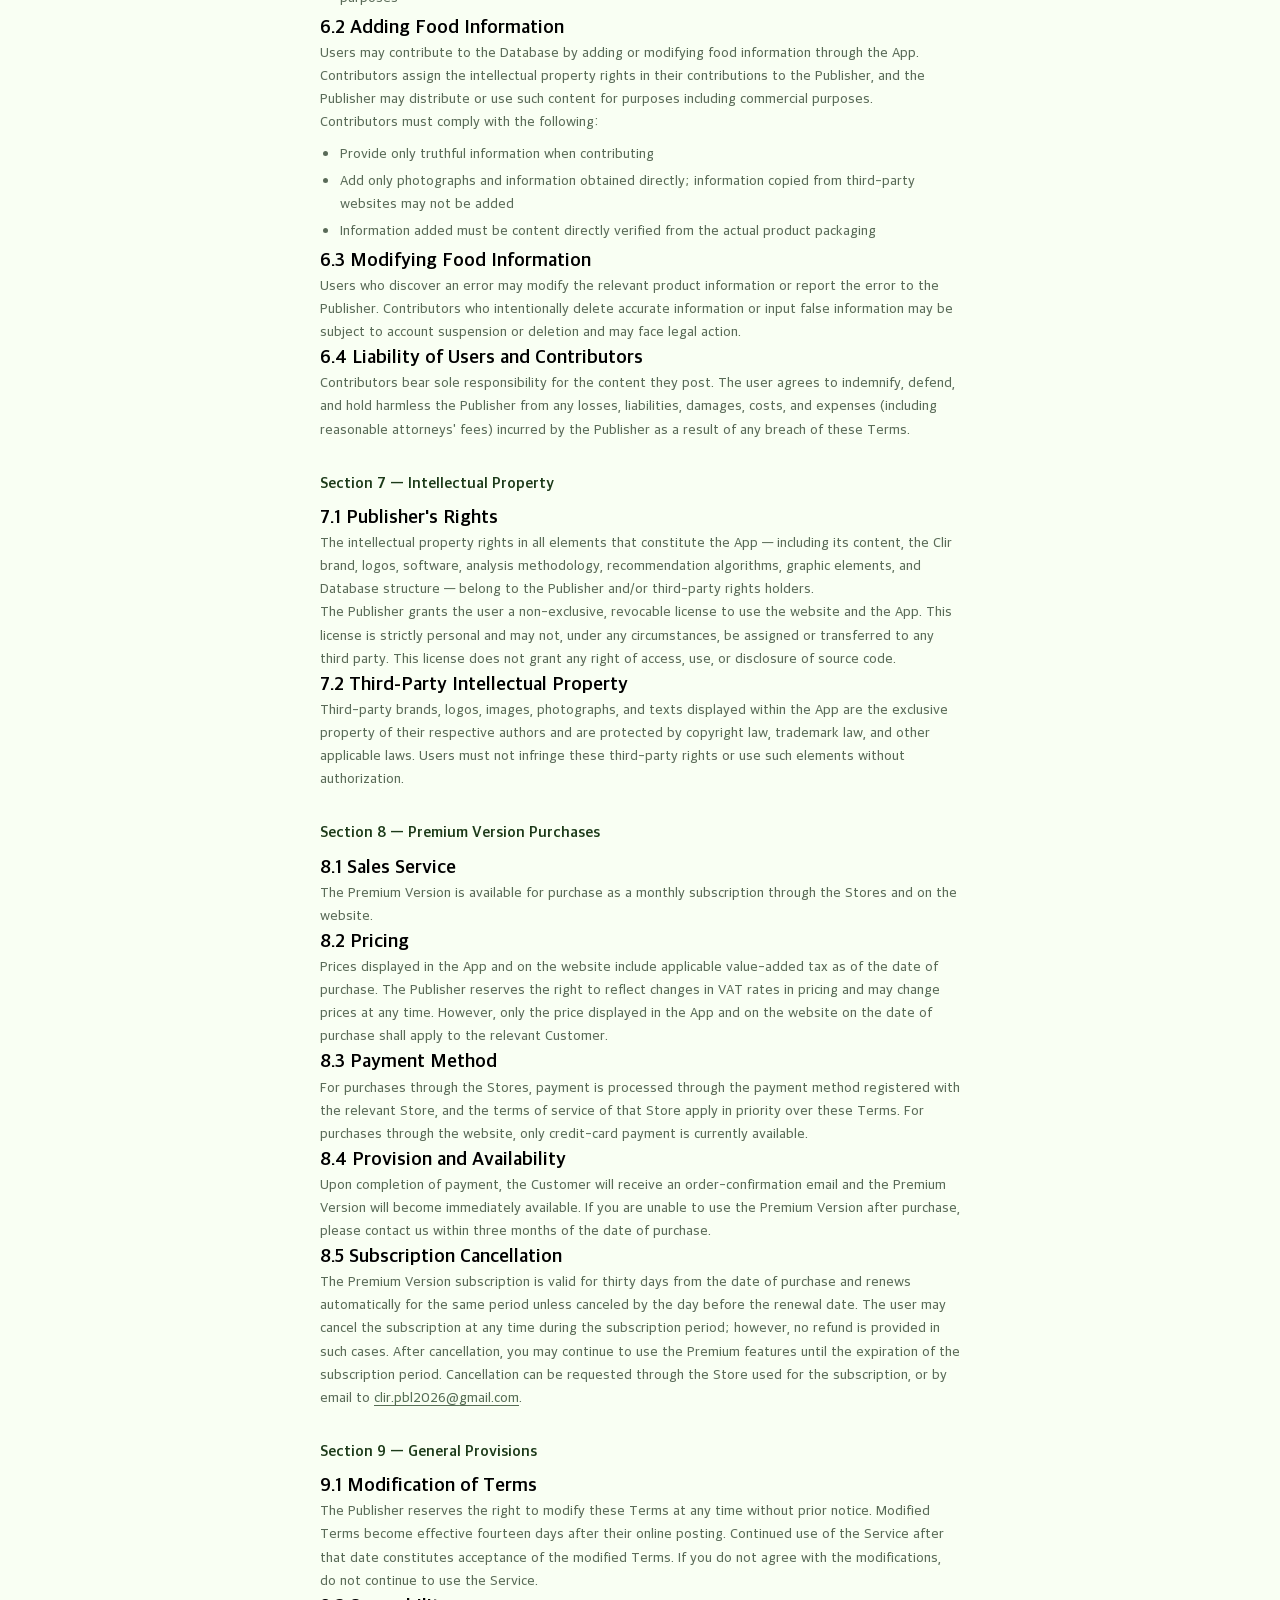
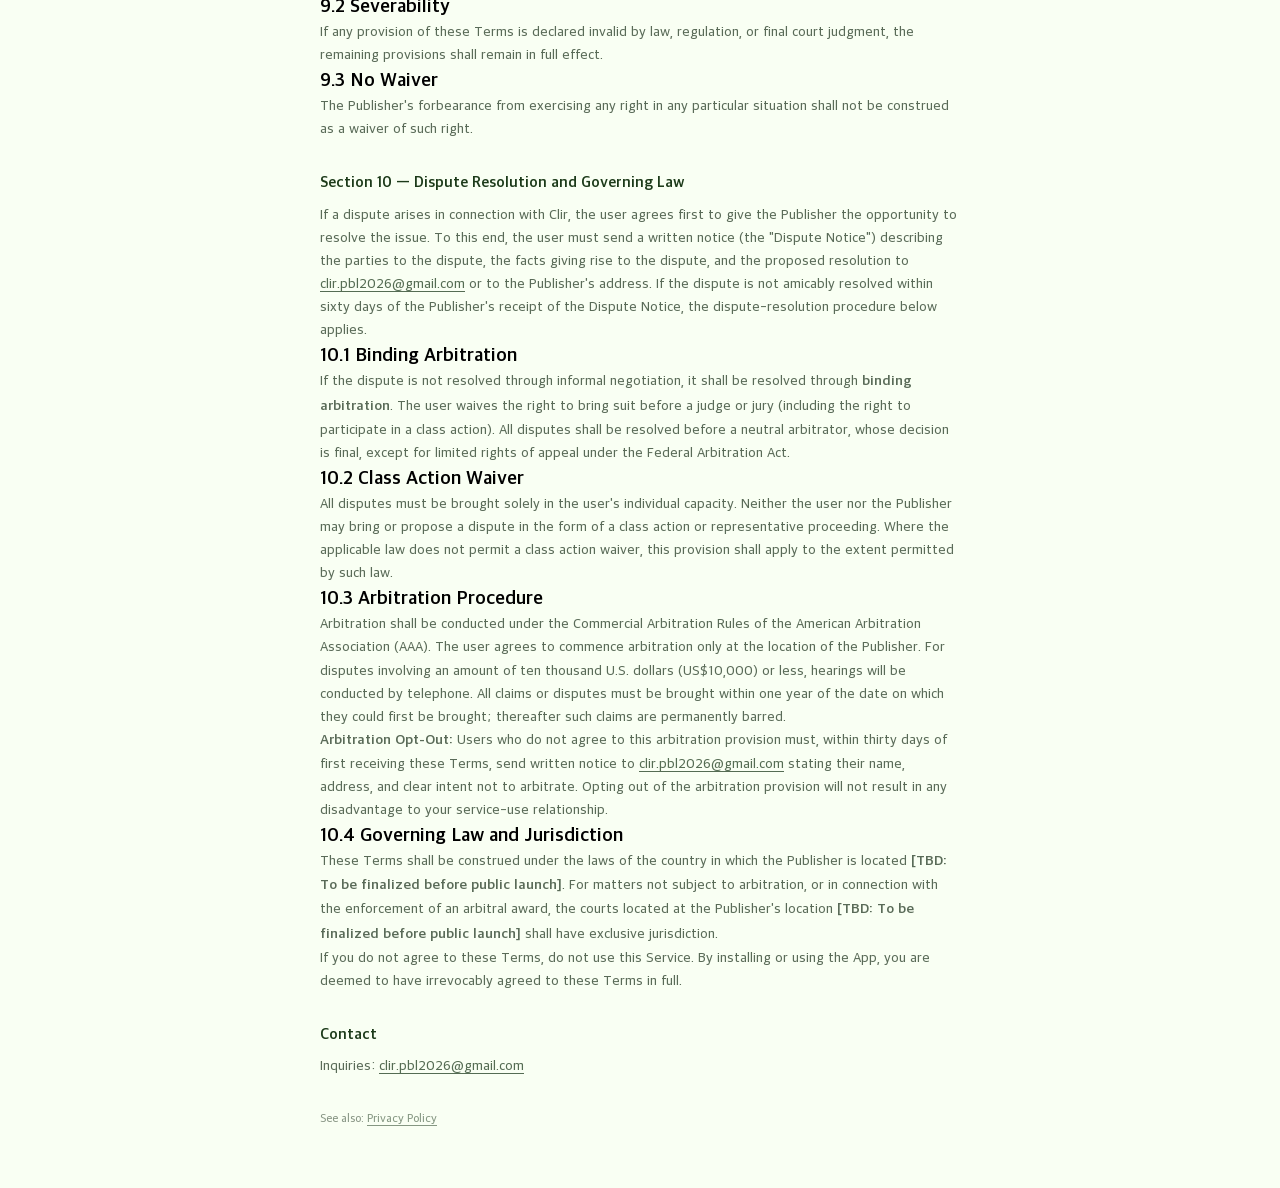
<file: terms.html>
<!DOCTYPE html>
<html lang="en">
<head>
  <meta charset="UTF-8">
  <meta name="viewport" content="width=device-width, initial-scale=1">
  <title>Terms of Service — CLIR</title>
  <meta name="robots" content="noindex, nofollow">
  <link rel="canonical" href="https://waitlist-landing-nu.vercel.app/terms">
  <link rel="icon" href="/favicon.png">
  <link rel="stylesheet" href="/styles.css">
</head>
<body>
  <div class="prose-page">

    <a href="/" class="prose-back" aria-label="Back to waitlist">
      ← Back
    </a>

    <h1>CLIR Terms of Service</h1>
    <p>Last updated: May 7, 2026</p>

    <p><strong>Please read these Terms of Service carefully.</strong></p>

    <p>Before signing up for the App, every user must carefully read these Terms of Service (the "Terms") and the Privacy Policy. The Privacy Policy and any callout user policies form an integral part of these Terms. By using the App, you are deemed to have agreed to all of these Terms in full. If you do not agree with any part of these Terms, do not use the App.</p>

    <p>These Terms may be modified at any time without prior notice. You are required to review these Terms periodically. Continued use of the App after a change constitutes acceptance of the modified Terms.</p>

    <p><strong>These Terms include a binding arbitration provision.</strong> This means you agree to resolve disputes related to the Service through binding individual arbitration rather than in court. They also include a <strong>class action waiver</strong>, meaning you agree to bring disputes only in your individual capacity and not as part of a class action.</p>

    <p><strong>Section 4 of these Terms defines the scope of the Publisher's disclaimers.</strong> You acknowledge that the allergen and dietary restriction information provided by the App is for reference only, and that the Publisher does not guarantee the accuracy, adequacy, or completeness of such information. <strong>You must not consume food based solely on information from the App and have an obligation to verify the product label yourself before actual consumption. You expressly agree to use the App at your own risk.</strong></p>

    <h2 id="section-1">Section 1 — Definitions</h2>
    <p>The principal terms used in these Terms are defined as follows:</p>
    <ul>
      <li><strong>App:</strong> The Clir mobile application and all related screens and features.</li>
      <li><strong>User:</strong> Any individual using the free or paid version of the App.</li>
      <li><strong>Contributor:</strong> A user who adds or modifies food information in the Database.</li>
      <li><strong>Customer:</strong> A user who purchases the Premium Version within the App.</li>
      <li><strong>Database:</strong> The collection of food ingredient and allergen information used by the App for analysis and information delivery.</li>
      <li><strong>Analysis Result:</strong> The information regarding allergen presence and dietary restrictions provided to the user by the App.</li>
      <li><strong>Allergen:</strong> An ingredient that may trigger an allergic reaction in a particular user; reactions may vary between individuals.</li>
      <li><strong>Services:</strong> All analysis, filtering, and recommendation services provided by Clir in connection with food information.</li>
      <li><strong>Publisher:</strong> The legal entity responsible for the operation of and content within the Clir App.</li>
      <li><strong>Premium Version:</strong> The paid digital content available through in-app purchase.</li>
      <li><strong>Store:</strong> The online platforms (Google Play Store and Apple App Store) from which the user downloads the App.</li>
    </ul>

    <h2 id="section-2">Section 2 — Purpose and Independence of the Service</h2>
    <h3>2.1 Purpose</h3>
    <p>The purpose of Clir is to support users with allergies, vegetarians, vegans, and those with specific dietary restrictions in more easily understanding the ingredient information of foods they consume on a daily basis, and in making more informed food choices for themselves. Specifically, Clir pursues the following goals:</p>
    <ul>
      <li>Helping users quickly verify whether specific allergens or dietary restriction ingredients are present</li>
      <li>Providing reference information to support users' health and dietary decision-making</li>
      <li>Raising consumer awareness about transparency of food ingredients</li>
    </ul>

    <h3>2.2 Independence</h3>
    <p>The Publisher has no contractual or financial relationship with the manufacturers or distributors of the foods evaluated by the App and strives to maintain the objectivity of the Analysis Results.</p>
    <ul>
      <li>The App may display advertisements, but ad content does not influence the Analysis Result or recommendations for any specific product.</li>
      <li>No brand may pay the Publisher to influence the Analysis Result of its own products or its recommendation ranking within the App.</li>
      <li>The Publisher may share or provide anonymized or aggregated forms of data with third parties for the purposes of service improvement, research, or business. For details on the collection and use of personal information, please refer to the <a href="/privacy">Privacy Policy</a>.</li>
    </ul>

    <h2 id="section-3">Section 3 — How the Service Works</h2>
    <h3>3.1 Database</h3>
    <p>Clir maintains its own Database containing information on a wide range of food products. This Database is built from:</p>
    <ol>
      <li><strong>Contributor input:</strong> Users can directly add or modify food information through the App.</li>
      <li><strong>Public information and manufacturer-supplied data:</strong> Based on publicly disclosed ingredient information shown on product labels.</li>
    </ol>
    <p>The Publisher does not warrant the complete reliability of the food ingredient information contained in the Database. The information the App provides is a relay of the information shown on product labels; the Publisher does not directly analyze ingredients itself. Ingredient errors or recognition errors may occur.</p>

    <h3>3.2 Analysis Method</h3>
    <p>The App uses barcode scanning or OCR (optical character recognition) technology to gather food information and compares it against the Database to provide allergen presence and dietary restriction information.</p>
    <p>Allergen analysis is based on the list of ingredients shown on the product label. However, the following situations may not fall within the scope of the App's analysis:</p>
    <ul>
      <li>Cross-contamination at manufacturing facilities</li>
      <li>Allergens listed only as warnings, such as "May contain..."</li>
      <li>Ingredients not accurately listed on the label by the manufacturer</li>
    </ul>

    <h3>3.3 Nature of the Analysis Result</h3>
    <p>All Analysis Results provided by the App are reference opinions based on the Database and do not reflect the medical condition, allergic sensitivity, or specific health circumstances of any individual user. The same ingredient may produce different reactions in different individuals, and the App's Analysis Result does not guarantee safe consumption.</p>
    <p>Expressions such as "Safe to consume," "Caution required," and "Do not consume" provided by the App are reference opinions based on Database information and are not medical determinations. The Publisher makes no warranty regarding the safety or health benefits of the products themselves.</p>

    <h3>3.4 Alternative Product Recommendations</h3>
    <p>The App may recommend alternative products that match the user's allergen profile or dietary restrictions. Recommendations are made in a fully neutral and objective manner; no brand may influence the recommendation results or pay for such influence. However, recommended products are not guaranteed to meet all of the user's dietary requirements, and the user must directly verify the ingredients of recommended products as well.</p>

    <h3>3.5 Premium Version</h3>
    <p>The App offers a Premium Version through in-app purchase that includes the following features:</p>
    <ul>
      <li><strong>Multi-Profile:</strong> Create and manage multiple dietary restriction profiles. You can configure separate profiles tailored to family members or various dietary requirements.</li>
      <li><strong>Unlimited Scans:</strong> Scan products and review Analysis Results without the scan-count limit imposed in the free version.</li>
    </ul>
    <p>The terms of sale for the Premium Version are set forth in detail in <a href="#section-8">Section 8</a>.</p>

    <h2 id="section-4">Section 4 — Disclaimers and Limitation of Liability</h2>
    <p><strong>This section is a key provision of these Terms. Please read it carefully before using the Service.</strong></p>

    <h3>4.1 Disclaimer Regarding Information Accuracy</h3>
    <p>The App provides general and reference-only information to users. The Publisher does not warrant the adequacy, accuracy, or completeness of the data displayed in the App, and such information is provided <strong>"AS IS"</strong> and <strong>"AS AVAILABLE,"</strong> without express or implied warranty. The Publisher expressly disclaims all implied warranties of merchantability, fitness for a particular purpose, title, and non-infringement.</p>
    <p>In particular, the Publisher assumes no legal liability for the following:</p>
    <ul>
      <li>Errors, omissions, or incompleteness in the food ingredient information contained in the Database</li>
      <li>Manufacturer changes to ingredients, formulation modifications, or label updates that have not been reflected in the Database</li>
      <li>Technical errors arising from OCR recognition or barcode scanning</li>
      <li>Risk of allergen contamination due to cross-contamination or shared manufacturing facilities</li>
      <li>Confusion arising from ingredient differences among multiple products that share the same product name</li>
      <li>Failure to account for the user's particular allergic sensitivities or medical condition</li>
    </ul>

    <h3>4.2 User's Verification Obligation</h3>
    <p>After consulting the App's Analysis Result, the user has an obligation to <strong>directly inspect the ingredient label on the product packaging visually</strong> before actual consumption. The information from the App must be used as a supplementary reference tool, not as the final means of verification. The Publisher assumes no liability whatsoever for any health damages caused by consuming food based solely on information from the App.</p>

    <h3>4.3 Medical Liability Disclaimer</h3>
    <p>This Service is not a medical device and does not replace medical diagnosis, prescription, or medical advice. The user must not use the App for medical purposes. In particular:</p>
    <ul>
      <li>Users with severe food allergies (including those with the possibility of anaphylactic reactions) must not decide whether to consume food based solely on the App's Analysis Result.</li>
      <li>The user must not, on the basis of anything read in the App, neglect to seek medical advice or delay obtaining professional treatment.</li>
      <li>If health concerns arise, please consult a physician or nutrition professional without fail.</li>
    </ul>

    <h3>4.4 Limitation of Damages Liability</h3>
    <p>To the maximum extent permitted by applicable law, the Publisher shall not be liable for any direct, indirect, incidental, special, consequential, or punitive damages (including bodily injury, property damage, medical expenses, lost profits, or data loss) arising from the use of, or inability to use, the App, regardless of the legal basis (warranty, contract, tort, statute, or otherwise), and this applies even if the Publisher has been advised in advance of the possibility of such damages.</p>
    <p>If the Publisher's liability is recognized, the total amount shall not exceed the amount actually paid by the user for an annual subscription to the Premium Version, and for free-version users shall not exceed one hundred U.S. dollars (US$100).</p>
    <p>In some jurisdictions, the limitation of liability may not be permitted under applicable law; in such cases, the Publisher's liability shall be recognized only to the minimum extent permitted by such law.</p>

    <h3>4.5 Disclaimer Regarding App Availability</h3>
    <p>The Publisher assumes no liability for technical unavailability of the Service due to force majeure, maintenance, updates, network failure, power outage, or similar causes. No compensation, refund, or legal liability arises if the App, in whole or in part, becomes unusable due to hardware incompatibility or similar reasons.</p>

    <h3>4.6 Disclaimer Regarding External Resources</h3>
    <p>Through the App, users may access external materials operated by third parties (such as scientific research materials). The Publisher has no control over the content or availability of such external materials and shall not be liable for the content or for any damages arising from the user's use of them.</p>

    <h2 id="section-5">Section 5 — Account</h2>
    <h3>5.1 Account Creation</h3>
    <p>Upon registration, users may access their account through social media login integration. By creating an account, you agree to the following:</p>
    <ul>
      <li>Account creation through bots or automated means is not permitted.</li>
      <li>Without separate authorization, each user may register only one account.</li>
      <li>Without separate authorization, you may not share an account with another person.</li>
    </ul>
    <p>The user has full responsibility for managing their password securely and must not share or transmit it to any other person. If you believe your account information has been compromised, you must notify the Publisher immediately.</p>

    <h3>5.2 Suspension or Deletion of Accounts</h3>
    <p>The Publisher retains exclusive and discretionary authority to suspend or delete, at any time and without prior notice, the account of any user who violates these Terms. Accounts that have been inactive for one year or more may also be subject to deletion. Such suspension or deletion does not preclude the Publisher's legal-action authority against the relevant user.</p>

    <h3>5.3 User Account Termination</h3>
    <p>The user may freely terminate their account at any time. To request account termination, contact the Publisher by email or follow the in-app deletion procedure.</p>

    <h2 id="section-6">Section 6 — User Rights and Obligations</h2>
    <h3>6.1 Use Restrictions</h3>
    <p>The user shall comply with applicable law and these Terms. In particular, the user shall not:</p>
    <ul>
      <li>Post unlawful content involving defamation, threats, harassment, incitement of hatred, discrimination, obscenity, or violence</li>
      <li>Probe vulnerabilities of the App, breach security measures, or insert malicious software</li>
      <li>Use automated programs that interfere with the App's technical infrastructure or collect data without authorization</li>
      <li>Use another user's account without authorization or collect personal information</li>
      <li>Use the Analysis Results or recommendation information provided by the App for commercial purposes</li>
    </ul>

    <h3>6.2 Adding Food Information</h3>
    <p>Users may contribute to the Database by adding or modifying food information through the App. Contributors assign the intellectual property rights in their contributions to the Publisher, and the Publisher may distribute or use such content for purposes including commercial purposes.</p>
    <p>Contributors must comply with the following:</p>
    <ul>
      <li>Provide only truthful information when contributing</li>
      <li>Add only photographs and information obtained directly; information copied from third-party websites may not be added</li>
      <li>Information added must be content directly verified from the actual product packaging</li>
    </ul>

    <h3>6.3 Modifying Food Information</h3>
    <p>Users who discover an error may modify the relevant product information or report the error to the Publisher. Contributors who intentionally delete accurate information or input false information may be subject to account suspension or deletion and may face legal action.</p>

    <h3>6.4 Liability of Users and Contributors</h3>
    <p>Contributors bear sole responsibility for the content they post. The user agrees to indemnify, defend, and hold harmless the Publisher from any losses, liabilities, damages, costs, and expenses (including reasonable attorneys' fees) incurred by the Publisher as a result of any breach of these Terms.</p>

    <h2 id="section-7">Section 7 — Intellectual Property</h2>
    <h3>7.1 Publisher's Rights</h3>
    <p>The intellectual property rights in all elements that constitute the App — including its content, the Clir brand, logos, software, analysis methodology, recommendation algorithms, graphic elements, and Database structure — belong to the Publisher and/or third-party rights holders.</p>
    <p>The Publisher grants the user a non-exclusive, revocable license to use the website and the App. This license is strictly personal and may not, under any circumstances, be assigned or transferred to any third party. This license does not grant any right of access, use, or disclosure of source code.</p>

    <h3>7.2 Third-Party Intellectual Property</h3>
    <p>Third-party brands, logos, images, photographs, and texts displayed within the App are the exclusive property of their respective authors and are protected by copyright law, trademark law, and other applicable laws. Users must not infringe these third-party rights or use such elements without authorization.</p>

    <h2 id="section-8">Section 8 — Premium Version Purchases</h2>
    <h3>8.1 Sales Service</h3>
    <p>The Premium Version is available for purchase as a monthly subscription through the Stores and on the website.</p>

    <h3>8.2 Pricing</h3>
    <p>Prices displayed in the App and on the website include applicable value-added tax as of the date of purchase. The Publisher reserves the right to reflect changes in VAT rates in pricing and may change prices at any time. However, only the price displayed in the App and on the website on the date of purchase shall apply to the relevant Customer.</p>

    <h3>8.3 Payment Method</h3>
    <p>For purchases through the Stores, payment is processed through the payment method registered with the relevant Store, and the terms of service of that Store apply in priority over these Terms. For purchases through the website, only credit-card payment is currently available.</p>

    <h3>8.4 Provision and Availability</h3>
    <p>Upon completion of payment, the Customer will receive an order-confirmation email and the Premium Version will become immediately available. If you are unable to use the Premium Version after purchase, please contact us within three months of the date of purchase.</p>

    <h3>8.5 Subscription Cancellation</h3>
    <p>The Premium Version subscription is valid for thirty days from the date of purchase and renews automatically for the same period unless canceled by the day before the renewal date. The user may cancel the subscription at any time during the subscription period; however, no refund is provided in such cases. After cancellation, you may continue to use the Premium features until the expiration of the subscription period. Cancellation can be requested through the Store used for the subscription, or by email to <a href="mailto:clir.pbl2026@gmail.com">clir.pbl2026@gmail.com</a>.</p>

    <h2 id="section-9">Section 9 — General Provisions</h2>
    <h3>9.1 Modification of Terms</h3>
    <p>The Publisher reserves the right to modify these Terms at any time without prior notice. Modified Terms become effective fourteen days after their online posting. Continued use of the Service after that date constitutes acceptance of the modified Terms. If you do not agree with the modifications, do not continue to use the Service.</p>

    <h3>9.2 Severability</h3>
    <p>If any provision of these Terms is declared invalid by law, regulation, or final court judgment, the remaining provisions shall remain in full effect.</p>

    <h3>9.3 No Waiver</h3>
    <p>The Publisher's forbearance from exercising any right in any particular situation shall not be construed as a waiver of such right.</p>

    <h2 id="section-10">Section 10 — Dispute Resolution and Governing Law</h2>
    <p>If a dispute arises in connection with Clir, the user agrees first to give the Publisher the opportunity to resolve the issue. To this end, the user must send a written notice (the "Dispute Notice") describing the parties to the dispute, the facts giving rise to the dispute, and the proposed resolution to <a href="mailto:clir.pbl2026@gmail.com">clir.pbl2026@gmail.com</a> or to the Publisher's address. If the dispute is not amicably resolved within sixty days of the Publisher's receipt of the Dispute Notice, the dispute-resolution procedure below applies.</p>

    <h3>10.1 Binding Arbitration</h3>
    <p>If the dispute is not resolved through informal negotiation, it shall be resolved through <strong>binding arbitration</strong>. The user waives the right to bring suit before a judge or jury (including the right to participate in a class action). All disputes shall be resolved before a neutral arbitrator, whose decision is final, except for limited rights of appeal under the Federal Arbitration Act.</p>

    <h3>10.2 Class Action Waiver</h3>
    <p>All disputes must be brought solely in the user's individual capacity. Neither the user nor the Publisher may bring or propose a dispute in the form of a class action or representative proceeding. Where the applicable law does not permit a class action waiver, this provision shall apply to the extent permitted by such law.</p>

    <h3>10.3 Arbitration Procedure</h3>
    <p>Arbitration shall be conducted under the Commercial Arbitration Rules of the American Arbitration Association (AAA). The user agrees to commence arbitration only at the location of the Publisher. For disputes involving an amount of ten thousand U.S. dollars (US$10,000) or less, hearings will be conducted by telephone. All claims or disputes must be brought within one year of the date on which they could first be brought; thereafter such claims are permanently barred.</p>
    <p><strong>Arbitration Opt-Out:</strong> Users who do not agree to this arbitration provision must, within thirty days of first receiving these Terms, send written notice to <a href="mailto:clir.pbl2026@gmail.com">clir.pbl2026@gmail.com</a> stating their name, address, and clear intent not to arbitrate. Opting out of the arbitration provision will not result in any disadvantage to your service-use relationship.</p>

    <h3>10.4 Governing Law and Jurisdiction</h3>
    <p>These Terms shall be construed under the laws of the country in which the Publisher is located <strong>[TBD: To be finalized before public launch]</strong>. For matters not subject to arbitration, or in connection with the enforcement of an arbitral award, the courts located at the Publisher's location <strong>[TBD: To be finalized before public launch]</strong> shall have exclusive jurisdiction.</p>

    <p>If you do not agree to these Terms, do not use this Service. By installing or using the App, you are deemed to have irrevocably agreed to these Terms in full.</p>

    <h2>Contact</h2>
    <p>Inquiries: <a href="mailto:clir.pbl2026@gmail.com">clir.pbl2026@gmail.com</a></p>

    <p style="margin-top: 32px; font-size: 12px; opacity: 0.7;">
      See also: <a href="/privacy">Privacy Policy</a>
    </p>

  </div>
</body>
</html>
</file>
<file: styles.css>
/* ── Apple SD Gothic Neo ── */
@font-face {
  font-family: "Apple SD Gothic Neo";
  src: url("Apple_산돌고딕_Neo/AppleSDGothicNeoR.ttf") format("truetype");
  font-weight: 400;
  font-style: normal;
  font-display: swap;
}
@font-face {
  font-family: "Apple SD Gothic Neo";
  src: url("Apple_산돌고딕_Neo/AppleSDGothicNeoM.ttf") format("truetype");
  font-weight: 500;
  font-style: normal;
  font-display: swap;
}
@font-face {
  font-family: "Apple SD Gothic Neo";
  src: url("Apple_산돌고딕_Neo/AppleSDGothicNeoSB.ttf") format("truetype");
  font-weight: 600;
  font-style: normal;
  font-display: swap;
}
@font-face {
  font-family: "Apple SD Gothic Neo";
  src: url("Apple_산돌고딕_Neo/AppleSDGothicNeoB.ttf") format("truetype");
  font-weight: 700;
  font-style: normal;
  font-display: swap;
}
@font-face {
  font-family: "Apple SD Gothic Neo";
  src: url("Apple_산돌고딕_Neo/AppleSDGothicNeoEB.ttf") format("truetype");
  font-weight: 800;
  font-style: normal;
  font-display: swap;
}
@font-face {
  font-family: "Apple SD Gothic Neo";
  src: url("Apple_산돌고딕_Neo/AppleSDGothicNeoH.ttf") format("truetype");
  font-weight: 900;
  font-style: normal;
  font-display: swap;
}

/* ── Design tokens ── */
:root {
  --clir-bg:           #F9FFF3;
  --clir-primary:      #1C3A19;
  --clir-primary-text: #F9FFF3;
  --clir-muted:        #556C53;
  --clir-muted-soft:   #A9B6A8;
  --clir-card:         #E1E9DC;
  --clir-card-soft:    #E9F0E4;
  --clir-input-border: #9FB59B;
  --clir-text:         #000000;
  --clir-text-muted:   #5A6B58;
  --clir-success:      #2A9D8F;
  --clir-danger:       #E63946;

  --font-stack: "Apple SD Gothic Neo", -apple-system, BlinkMacSystemFont,
                "Segoe UI", Roboto, "Helvetica Neue", Arial, sans-serif;

  --gap-xs: 8px;
  --gap-sm: 12px;
  --gap-md: 20px;
  --gap-lg: 32px;
  --radius-sm: 10px;
  --radius-md: 16px;
  --radius-pill: 35px;
  --input-h: 44px;
  --btn-h: 53px;
}

/* ── Reset ── */
*, *::before, *::after {
  box-sizing: border-box;
  margin: 0;
  padding: 0;
}

html {
  font-family: var(--font-stack);
  color: var(--clir-text);
  -webkit-text-size-adjust: 100%;
}

body {
  background: var(--clir-bg);
  line-height: 1.5;
}

/* ── Layout ── */
.page {
  min-height: 100vh;
  background: var(--clir-bg);
  display: flex;
  flex-direction: column;
  align-items: center;
  padding: 24px 20px;
}

.container {
  width: 100%;
  max-width: 480px;
  display: flex;
  flex-direction: column;
  gap: var(--gap-md);
}

/* ① 로고 아래 ~ 헤드라인 위 */
#form-section {
  margin-top: 38px;
}

/* ── Header / Logo ── */
.header {
  display: flex;
  align-items: center;
  justify-content: space-between;
}

.logo-link {
  display: inline-flex;
  align-items: center;
  text-decoration: none;
  border-radius: 4px;
}

.logo-link:focus-visible {
  outline: 2px solid var(--clir-muted);
  outline-offset: 3px;
}

.logo-svg {
  width: 80px;
  height: 47px;
  display: block;
}

.logo-mini {
  width: 40px;
  height: 24px;
}

/* Beta badge (header right) */
.beta-badge {
  display: inline-flex;
  align-items: center;
  gap: 6px;
  font-size: 11px;
  font-weight: 700;
  color: var(--clir-primary);
  background: var(--clir-card);
  padding: 6px 10px;
  border-radius: var(--radius-pill);
  letter-spacing: 0.04em;
  text-transform: uppercase;
}

.beta-badge::before {
  content: "";
  width: 6px;
  height: 6px;
  border-radius: 50%;
  background: var(--clir-success);
  box-shadow: 0 0 0 0 rgba(42, 157, 143, 0.6);
  animation: pulse 1.8s ease-out infinite;
  flex-shrink: 0;
}

@keyframes pulse {
  0%   { box-shadow: 0 0 0 0 rgba(42, 157, 143, 0.55); }
  70%  { box-shadow: 0 0 0 8px rgba(42, 157, 143, 0); }
  100% { box-shadow: 0 0 0 0 rgba(42, 157, 143, 0); }
}

/* ── Typography ── */

/* Eyebrow — shown above headline */
.eyebrow {
  font-size: 11px;
  font-weight: 700;
  letter-spacing: 0.12em;
  text-transform: uppercase;
  color: var(--clir-muted);
  margin-bottom: 10px;
}

.headline {
  font-size: 38px;
  font-weight: 900;
  line-height: 1.1;
  color: var(--clir-primary);
  letter-spacing: -0.02em;
  margin-bottom: var(--gap-xs);
}

.subhead {
  font-size: 15px;
  font-weight: 500;
  line-height: 1.5;
  color: var(--clir-muted);
  margin-bottom: 0;
}

/* Spots-left progress bar */
.spots {
  display: flex;
  align-items: center;
  gap: 10px;
  margin-top: 32px;
  margin-bottom: var(--gap-xs);
  font-size: 12px;
  font-weight: 600;
  color: var(--clir-text-muted);
}

.spots-bar {
  flex: 1;
  height: 4px;
  border-radius: 999px;
  background: var(--clir-card);
  overflow: hidden;
  position: relative;
}

.spots-fill {
  position: absolute;
  inset: 0;
  width: 20%;
  background: var(--clir-primary);
  border-radius: 999px;
}

.spots-num {
  white-space: nowrap;
}

.spots-num strong {
  color: var(--clir-primary);
  font-weight: 800;
}

.field-label {
  display: block;
  font-size: 13px;
  font-weight: 700;
  line-height: 1.3;
  color: var(--clir-primary);
  margin-bottom: var(--gap-xs);
}

.req {
  color: var(--clir-danger);
  margin-left: 1px;
}

.optional {
  font-weight: 500;
  color: var(--clir-text-muted);
}

/* ── Form card ── */
.form-card {
  background: var(--clir-card);
  border-radius: var(--radius-md);
  padding: 20px;
  display: flex;
  flex-direction: column;
  gap: 24px;
}

/* ── Field group ── */
.field-group {
  display: flex;
  flex-direction: column;
}

/* ── Input ── */
.input {
  height: var(--input-h);
  padding: 0 12px;
  border-radius: var(--radius-sm);
  border: 1px solid var(--clir-input-border);
  background: #ffffff;
  font-family: var(--font-stack);
  font-size: 15px;
  font-weight: 500;
  color: var(--clir-text);
  width: 100%;
  transition: border-color 0.15s, box-shadow 0.15s;
  -webkit-appearance: none;
  appearance: none;
}

.input::placeholder {
  color: var(--clir-muted-soft);
}

.input:focus {
  outline: none;
  border-color: var(--clir-primary);
  box-shadow: 0 0 0 2px rgba(28, 58, 25, 0.18);
}

.input[aria-invalid="true"] {
  border-color: var(--clir-danger);
}

.input:disabled {
  opacity: 0.55;
  cursor: not-allowed;
}

/* ── Cohort radio group ── */
.cohort-fieldset {
  border: none;
  padding: 0;
  min-inline-size: 0;
}

.radio-group {
  display: flex;
  flex-direction: column;
  gap: var(--gap-xs);
}

.radio-card {
  display: flex;
  align-items: center;
  gap: 26px;
  padding: 14px 16px;
  border: 1.5px solid var(--clir-input-border);
  border-radius: var(--radius-sm);
  background: #ffffff;
  cursor: pointer;
  transition: border-color 0.15s, background 0.15s, transform 0.15s;
}

.radio-card:hover {
  border-color: var(--clir-muted);
}

.radio-card[data-selected="true"],
.radio-card:has(input[type="checkbox"]:checked) {
  border-color: var(--clir-primary);
  background: #C4D9BE;
}

.radio-card input[type="checkbox"] {
  -webkit-appearance: none;
  appearance: none;
  flex-shrink: 0;
  margin-top: 0;
  width: 18px;
  height: 18px;
  border-radius: 50%;
  border: 1.5px solid var(--clir-input-border);
  background: #ffffff;
  cursor: pointer;
  position: relative;
  transition: border-color 0.15s, background 0.15s;
}

.radio-card input[type="checkbox"]:checked {
  border-color: var(--clir-primary);
  background: var(--clir-primary);
}

.radio-card input[type="checkbox"]:checked::after {
  content: '';
  position: absolute;
  left: 5px;
  top: 2px;
  width: 5px;
  height: 9px;
  border: 2px solid var(--clir-primary-text);
  border-top: none;
  border-left: none;
  transform: rotate(45deg);
}

.radio-card input[type="checkbox"]:focus-visible {
  outline: 2px solid var(--clir-muted);
  outline-offset: 2px;
}

.radio-card input[type="checkbox"]:disabled {
  opacity: 0.55;
  cursor: not-allowed;
}

.radio-content {
  display: flex;
  flex-direction: column;
  gap: 2px;
  flex: 1;
  min-width: 0;
}

.radio-title {
  font-size: 15px;
  font-weight: 700;
  line-height: 1.3;
  color: var(--clir-primary);
}

.radio-desc {
  font-size: 12px;
  font-weight: 500;
  line-height: 1.5;
  color: var(--clir-text-muted);
}

.radio-ko {
  margin-top: 3px;
}

.radio-ko-link {
  color: var(--clir-muted);
  text-decoration: underline;
  text-underline-offset: 2px;
}

.radio-ko-link:hover {
  color: var(--clir-primary);
}

/* Glyph chip per cohort */
.radio-glyph {
  display: flex;
  width: 36px;
  height: 36px;
  border-radius: 50%;
  background: var(--clir-bg);
  align-items: center;
  justify-content: center;
  flex-shrink: 0;
  border: 1px solid var(--clir-input-border);
  font-size: 16px;
  color: var(--clir-primary);
  font-weight: 800;
  transition: background 0.15s, border-color 0.15s, color 0.15s;
}

.radio-card[data-selected="true"] .radio-glyph {
  background: #c2d4bba9;
  color: var(--clir-primary-text);
  border-color: var(--clir-primary);
}

/* ── Buttons ── */
.btn-primary {
  display: flex;
  align-items: center;
  justify-content: center;
  gap: 8px;
  height: var(--btn-h);
  width: 100%;
  border-radius: var(--radius-pill);
  background: var(--clir-primary);
  color: var(--clir-primary-text);
  font-family: var(--font-stack);
  font-size: 16px;
  font-weight: 700;
  line-height: 1;
  border: none;
  cursor: pointer;
  transition: opacity 0.15s, transform 0.15s;
  text-decoration: none;
  -webkit-appearance: none;
  appearance: none;
}

.btn-primary:disabled {
  opacity: 0.5;
  cursor: not-allowed;
}

.btn-primary:hover:not(:disabled) {
  opacity: 0.92;
}

.btn-primary:active:not(:disabled) {
  transform: translateY(1px);
}

.btn-primary:focus-visible {
  outline: 2px solid var(--clir-muted);
  outline-offset: 2px;
}

/* Trailing arrow on CTA */
.btn-arrow {
  display: inline-block;
}

/* ── Spinner (injected into submit button) ── */
.spinner {
  display: inline-block;
  width: 14px;
  height: 14px;
  border: 2px solid rgba(249, 255, 243, 0.35);
  border-top-color: var(--clir-primary-text);
  border-radius: 50%;
  animation: spin 0.65s linear infinite;
  flex-shrink: 0;
}

@keyframes spin {
  to { transform: rotate(360deg); }
}

/* ── Field hints + errors ── */
.field-hint {
  font-size: 11px;
  font-weight: 500;
  line-height: 1.5;
  color: var(--clir-text-muted);
  margin-top: var(--gap-xs);
}

.field-error {
  font-size: 13px;
  font-weight: 500;
  line-height: 1.4;
  color: var(--clir-danger);
  margin-top: var(--gap-xs);
}

.form-banner-error {
  display: flex;
  align-items: flex-start;
  gap: 10px;
  font-size: 14px;
  font-weight: 500;
  line-height: 1.5;
  color: var(--clir-danger);
  background: rgba(230, 57, 70, 0.07);
  border: 1px solid rgba(230, 57, 70, 0.22);
  border-radius: var(--radius-sm);
  padding: 10px 14px;
}

.form-banner-error[hidden] {
  display: none;
}

/* ── Consent line ── */
.consent {
  font-size: 11px;
  font-weight: 500;
  line-height: 1.5;
  color: var(--clir-text-muted);
  text-align: center;
}

.consent-link {
  color: var(--clir-muted);
  text-decoration: underline;
  text-underline-offset: 2px;
}

.consent-link:hover {
  color: var(--clir-primary);
}

/* ── Success section ── */
.success-card {
  background: var(--clir-card);
  border-radius: var(--radius-md);
  padding: 36px 24px;
  display: flex;
  flex-direction: column;
  align-items: center;
  text-align: center;
  gap: var(--gap-sm);
  animation: fadeUp 0.35s ease-out;
}

@keyframes fadeUp {
  from { opacity: 0; transform: translateY(8px); }
  to   { opacity: 1; transform: translateY(0); }
}

.success-icon {
  width: 56px;
  height: 56px;
  margin-bottom: var(--gap-xs);
}

.success-icon svg {
  width: 100%;
  height: 100%;
  display: block;
}

.success-title {
  font-size: 22px;
  font-weight: 800;
  line-height: 1.35;
  color: var(--clir-primary);
}

.success-subtitle {
  font-size: 15px;
  font-weight: 500;
  line-height: 1.5;
  color: var(--clir-text-muted);
}

.success-cohort {
  font-size: 13px;
  font-weight: 500;
  line-height: 1.4;
  color: var(--clir-text-muted);
  background: var(--clir-card-soft);
  border-radius: var(--radius-sm);
  padding: 6px 14px;
}

.success-cohort strong {
  color: var(--clir-primary);
  font-weight: 700;
}

#got-it-btn {
  margin-top: var(--gap-xs);
  max-width: 220px;
}

/* ── Footer ── */
.footer {
  padding-top: 8px;
  padding-bottom: 4px;
}

.notice {
  font-size: 11px;
  font-weight: 500;
  line-height: 1.5;
  color: var(--clir-text-muted);
  text-align: center;
  margin-bottom: var(--gap-sm);
}

.footer-bottom {
  display: flex;
  align-items: center;
  justify-content: center;
  gap: var(--gap-md);
}

.footer-link {
  font-size: 13px;
  font-weight: 500;
  color: var(--clir-muted);
  text-decoration: underline;
  text-underline-offset: 2px;
}

.footer-link:hover {
  color: var(--clir-primary);
}

/* ── Privacy page ── */
.prose-page {
  padding: 40px 20px 60px;
  max-width: 680px;
  margin: 0 auto;
}

.prose-page h1 {
  font-size: 26px;
  font-weight: 800;
  color: var(--clir-primary);
  margin-bottom: var(--gap-md);
  line-height: 1.3;
}

.prose-page h2 {
  font-size: 15px;
  font-weight: 700;
  color: var(--clir-primary);
  margin-top: var(--gap-lg);
  margin-bottom: var(--gap-xs);
}

.prose-page p,
.prose-page li {
  font-size: 14px;
  font-weight: 500;
  line-height: 1.65;
  color: var(--clir-text-muted);
}

.prose-page ul {
  padding-left: 20px;
  margin-top: var(--gap-xs);
}

.prose-page li {
  margin-bottom: 4px;
}

.prose-page a {
  color: var(--clir-muted);
  text-decoration: underline;
  text-underline-offset: 2px;
}

.prose-page a:hover {
  color: var(--clir-primary);
}

.prose-back {
  display: inline-flex;
  align-items: center;
  gap: 6px;
  font-size: 13px;
  font-weight: 700;
  color: var(--clir-muted);
  text-decoration: none;
  margin-bottom: var(--gap-lg);
  border-radius: 4px;
}

.prose-back:hover {
  color: var(--clir-primary);
}

.prose-back:focus-visible {
  outline: 2px solid var(--clir-muted);
  outline-offset: 3px;
}

/* ── Responsive ── */
@media (min-width: 481px) {
  .page {
    padding: 48px 24px;
  }

  .logo-svg {
    width: 105px;
    height: 62px;
  }

  .headline {
    font-size: 44px;
  }
}

@media (min-width: 769px) {
  .page {
    padding: 64px 32px;
  }

  .headline {
    font-size: 48px;
  }
}

/* ── Reduced motion ── */
@media (prefers-reduced-motion: reduce) {
  *, *::before, *::after {
    transition: none !important;
    animation: none !important;
  }
}
</file>
